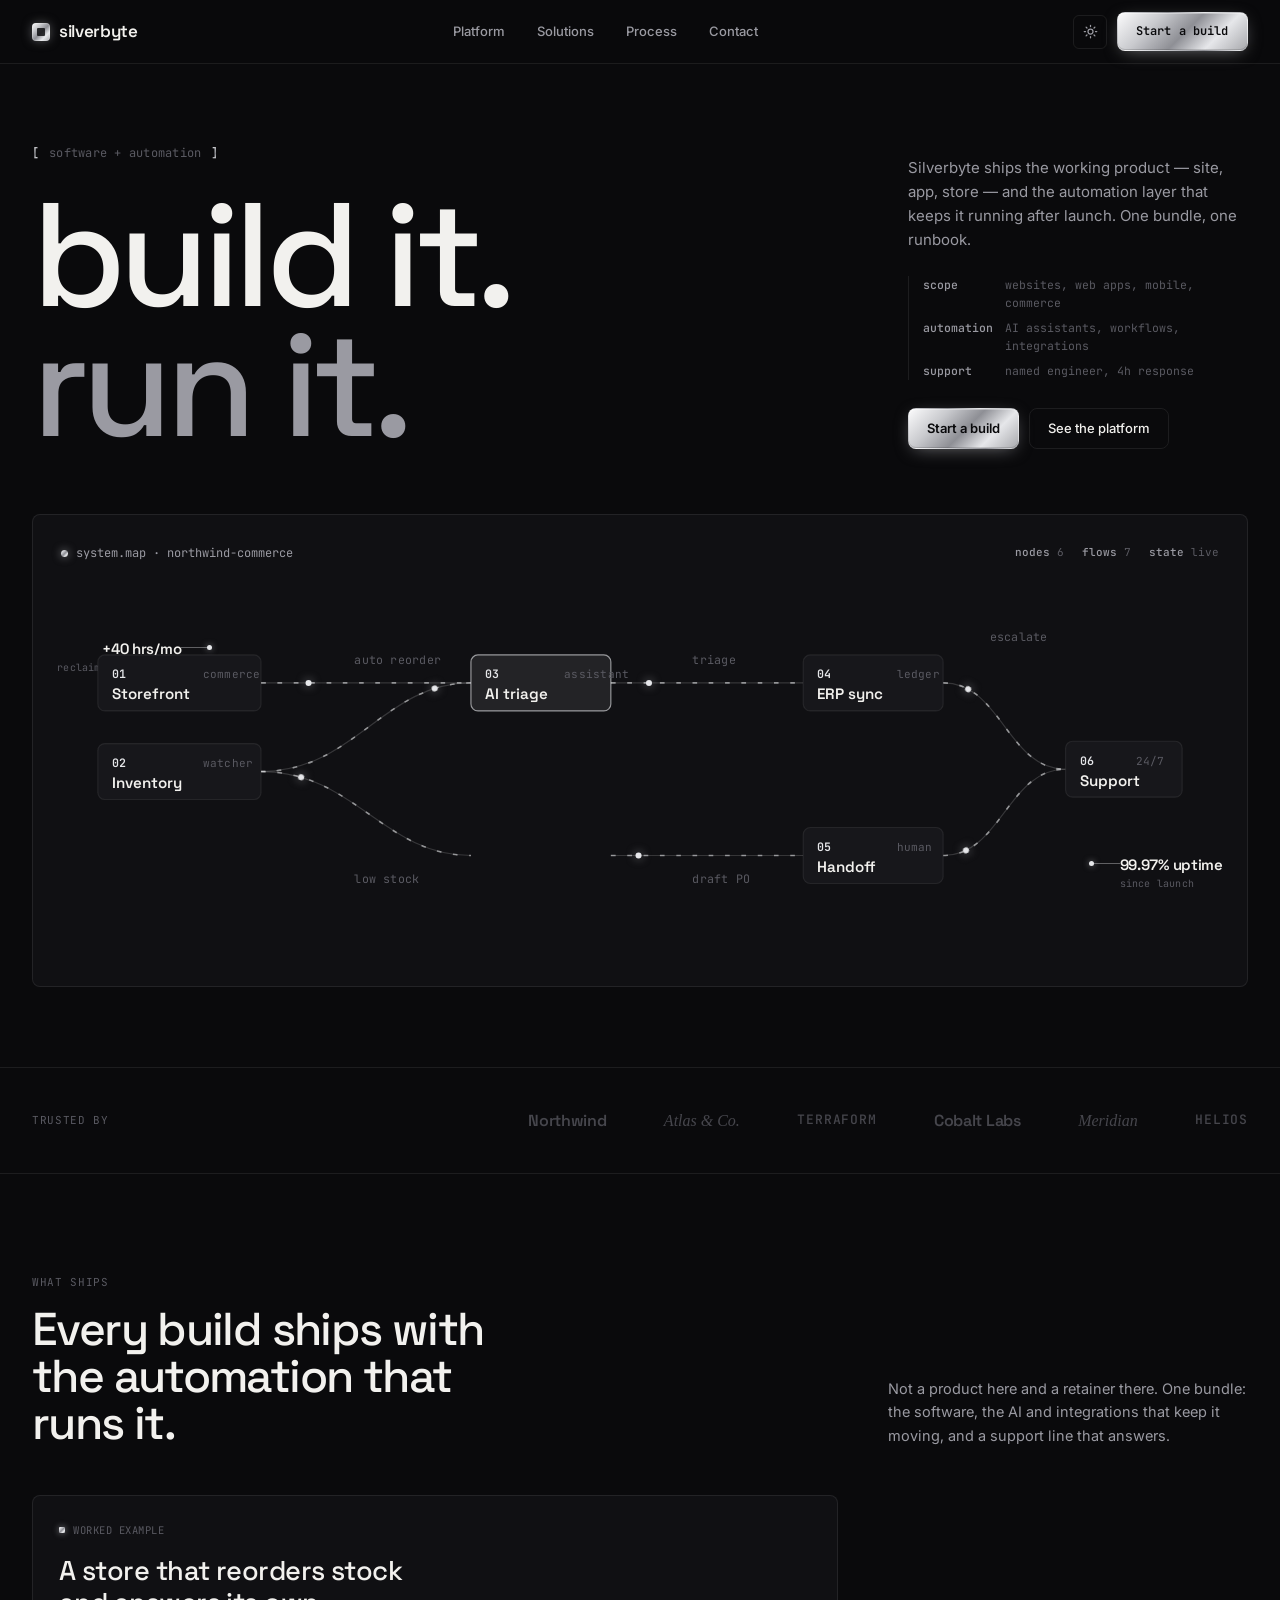
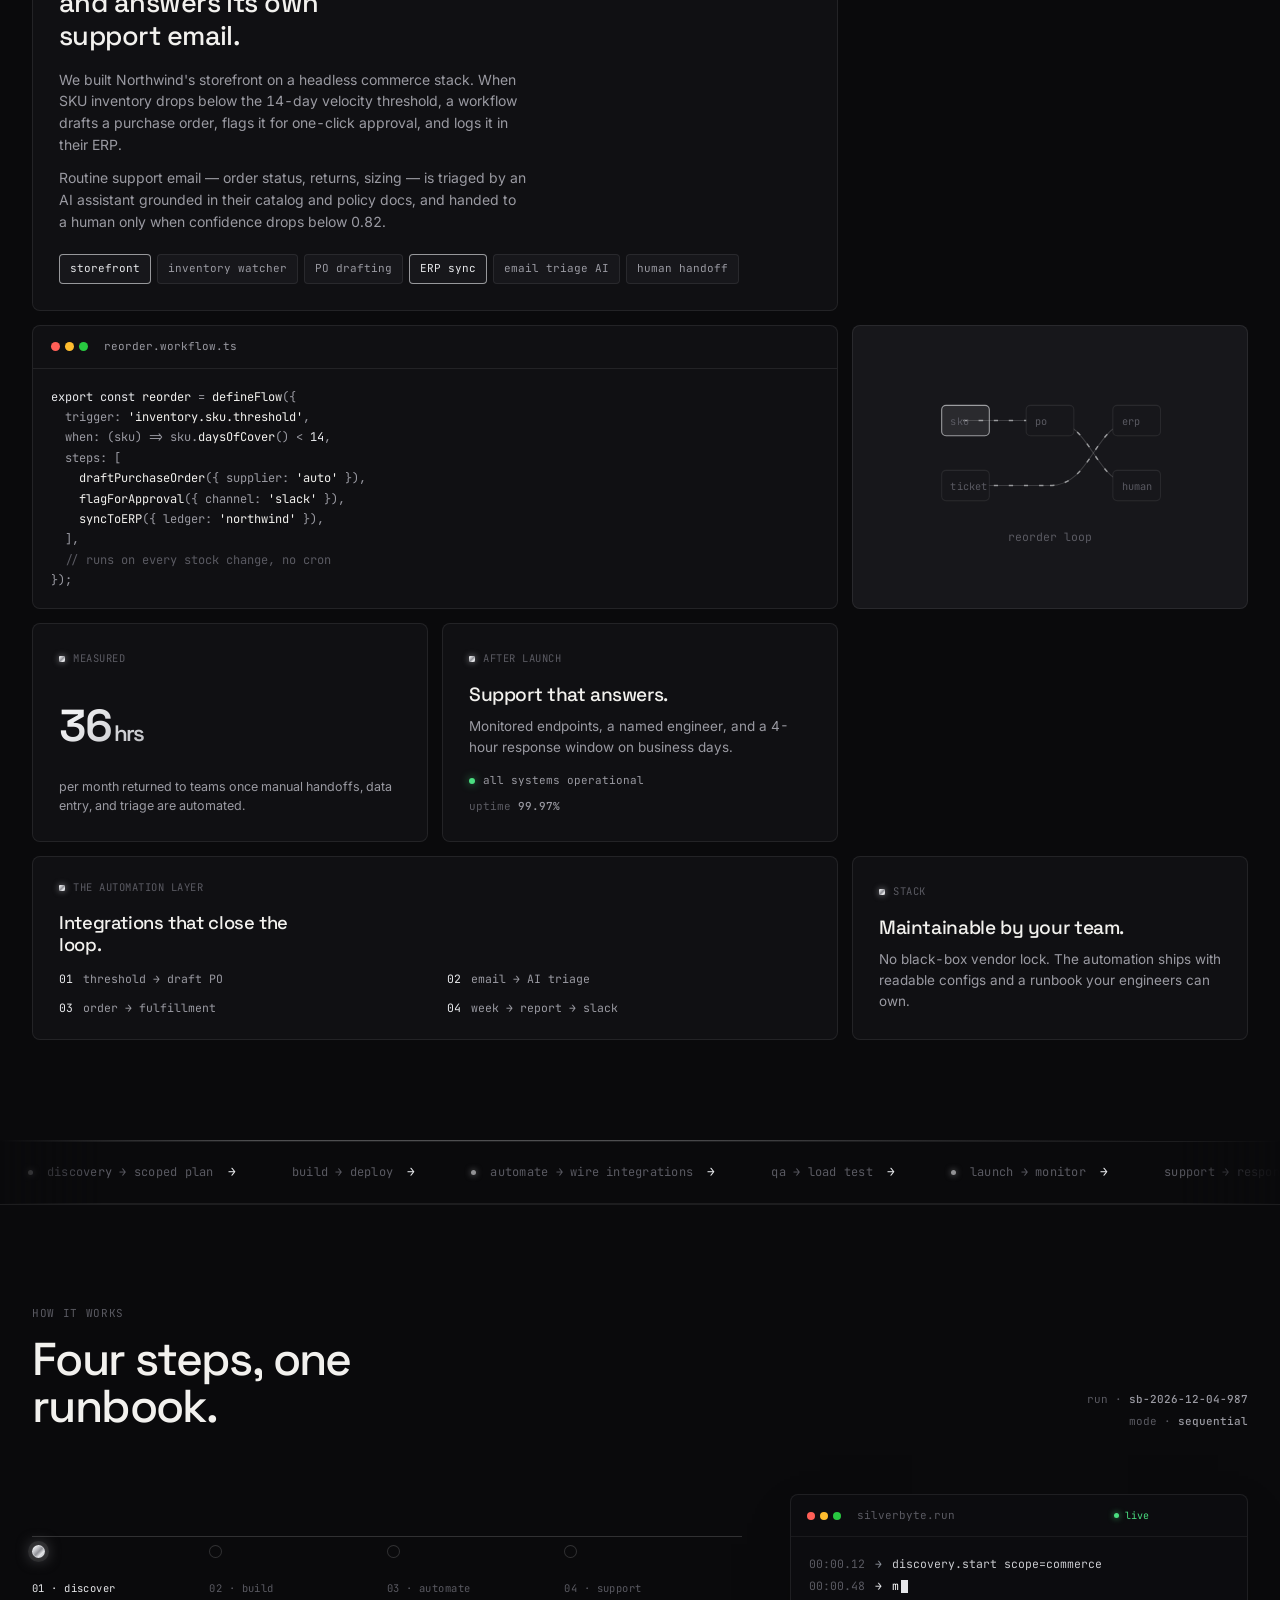
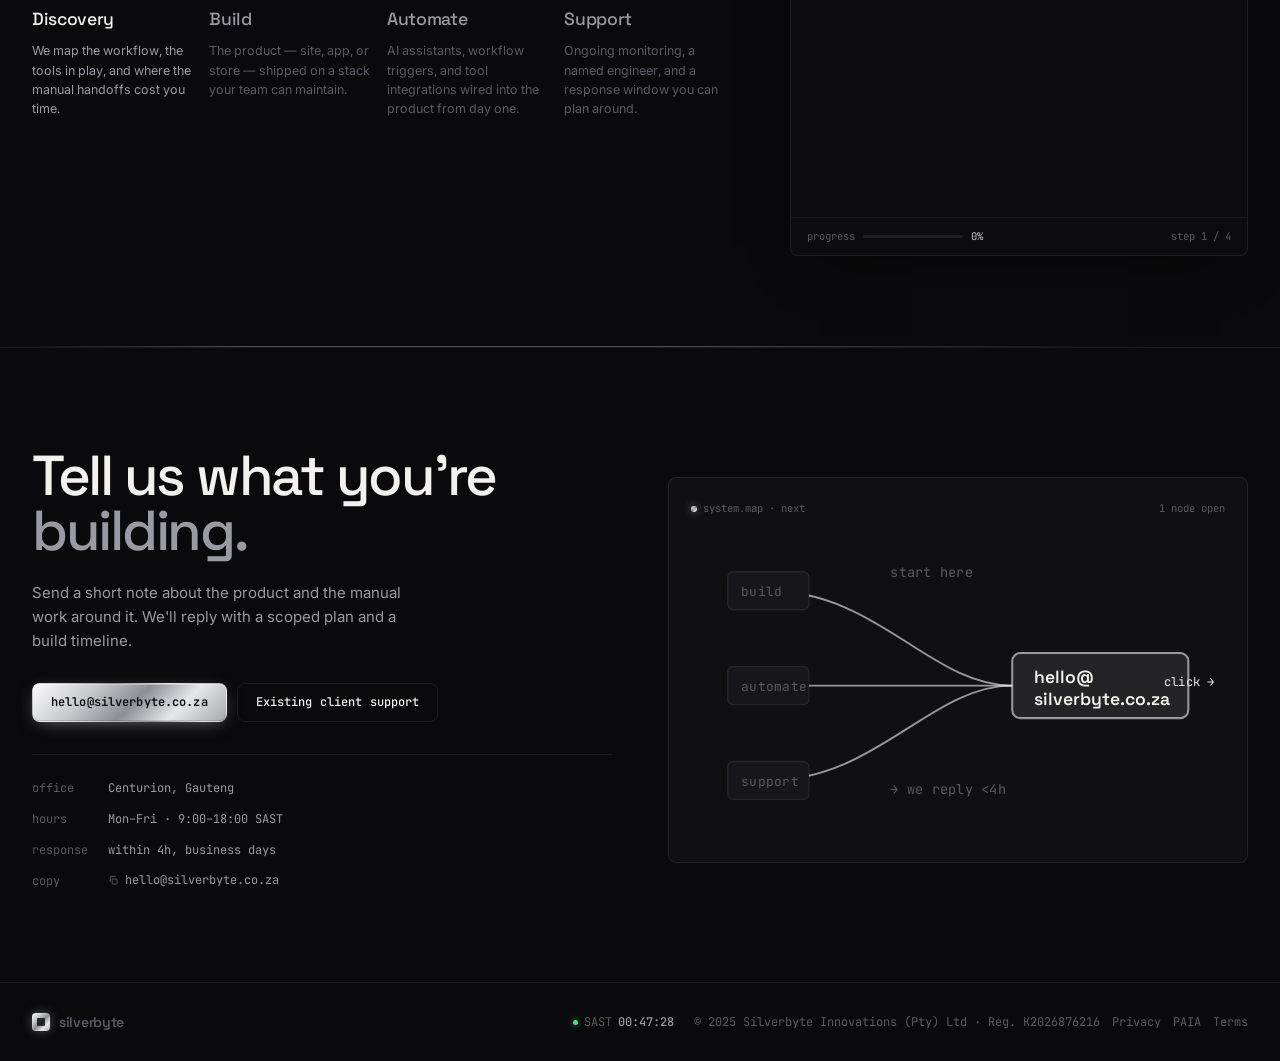
<file: SILVERBYTE2/index.html>
<!-- index.html -->
<!DOCTYPE html>
<html lang="en" data-theme="dark">
<head>
<meta charset="UTF-8">
<meta name="viewport" content="width=device-width, initial-scale=1.0">

<title>Silverbyte Innovations — software and the automation that runs it</title>
<meta name="description" content="Silverbyte builds the product: site, app, store — and the automation layer that keeps it running after launch. AI assistants, workflows, integrations, and ongoing support. Registered in South Africa.">

<link rel="canonical" href="https://silverbyte.co.za/">

<meta property="og:type" content="website">
<meta property="og:site_name" content="Silverbyte Innovations">
<meta property="og:title" content="Silverbyte Innovations: build it. run it.">
<meta property="og:description" content="Software and the automation that runs it. One bundle: the product, the AI and integrations that keep it moving, and a support line that answers.">
<meta property="og:url" content="https://silverbyte.co.za/">
<meta property="og:image" content="https://silverbyte.co.za/og.png">
<meta property="og:image:width" content="1200">
<meta property="og:image:height" content="630">
<meta property="og:image:alt" content="Silverbyte Innovations: a system diagram on near-black with the headline 'build it. run it.'">

<meta name="twitter:card" content="summary_large_image">
<meta name="twitter:title" content="Silverbyte Innovations: build it. run it.">
<meta name="twitter:description" content="Software and the automation that runs it.">
<meta name="twitter:image" content="https://silverbyte.co.za/og.png">

<meta name="theme-color" content="#0A0A0C" media="(prefers-color-scheme: dark)">
<meta name="theme-color" content="#F2F0EA" media="(prefers-color-scheme: light)">

<link rel="icon" href="/favicon.svg" type="image/svg+xml">
<link rel="icon" href="/favicon-32.png" sizes="32x32" type="image/png">
<link rel="apple-touch-icon" href="/apple-touch-icon.png">
<link rel="manifest" href="/site.webmanifest">

<link rel="preconnect" href="https://fonts.googleapis.com">
<link rel="preconnect" href="https://fonts.gstatic.com" crossorigin>
<link href="https://fonts.googleapis.com/css2?family=Space+Grotesk:wght@400;500;600;700&family=Inter:wght@400;500;600&family=JetBrains+Mono:wght@400;500;600&display=swap" rel="stylesheet">

<link rel="stylesheet" href="styles.css">
</head>
<body class="booting">

<div class="boot-caret" id="bootCaret">silverbyte ~ init</div>
<div class="boot-rail" id="bootRail"></div>

<div class="theme-sweep" id="themeSweep" aria-hidden="true"></div>

<!-- NAV -->
<nav class="nav">
  <a href="#" class="wordmark"><span class="mark"></span>silverbyte</a>
  <div class="nav-center" id="navCenter">
    <a href="#platform" data-section="platform">Platform</a>
    <a href="#solutions" data-section="solutions">Solutions</a>
    <a href="#runbook" data-section="runbook">Process</a>
    <a href="#contact" data-section="contact">Contact</a>
    <span class="nav-indicator" id="navIndicator"></span>
  </div>
  <div class="nav-right">
    <button class="theme-toggle" id="themeToggle" aria-label="Toggle theme">
      <svg class="icon-sun" viewBox="0 0 24 24" fill="none" stroke="currentColor" stroke-width="2" stroke-linecap="round"><circle cx="12" cy="12" r="4"/><path d="M12 2v2M12 20v2M4.93 4.93l1.41 1.41M17.66 17.66l1.41 1.41M2 12h2M20 12h2M4.93 19.07l1.41-1.41M17.66 6.34l1.41-1.41"/></svg>
      <svg class="icon-moon" viewBox="0 0 24 24" fill="none" stroke="currentColor" stroke-width="2" stroke-linecap="round" stroke-linejoin="round"><path d="M21 12.79A9 9 0 1 1 11.21 3 7 7 0 0 0 21 12.79z"/></svg>
    </button>
    <a href="#contact" class="btn btn-chrome btn-mono" data-magnetic>Start a build</a>
  </div>
</nav>

<!-- HERO -->
<header class="hero">
  <div class="hero-top">
    <div>
      <div class="hero-kicker boot-fade"><span class="bracket">[</span> software + automation <span class="bracket">]</span></div>
      <h1 class="hero-title">
        <span class="line">build it.</span>
        <span class="line line-dim">run it.</span>
      </h1>
    </div>
    <aside class="hero-side boot-fade">
      <p>Silverbyte ships the working product — site, app, store — and the automation layer that keeps it running after launch. One bundle, one runbook.</p>
      <div class="spec">
        <span><b>scope</b> websites, web apps, mobile, commerce</span>
        <span><b>automation</b> AI assistants, workflows, integrations</span>
        <span><b>support</b> named engineer, 4h response</span>
      </div>
      <div class="hero-actions">
        <a href="mailto:hello@silverbyte.co.za" class="btn btn-chrome" data-magnetic>Start a build</a>
        <a href="#platform" class="btn btn-ghost">See the platform</a>
      </div>
    </aside>
  </div>

  <div class="diagram-wrap">
    <div class="diagram-head">
      <div class="diagram-title"><span class="live"></span>system.map · northwind-commerce <span class="focus-badge" id="focusBadge">focus</span></div>
      <div class="diagram-meta">
        <span><b>nodes</b> 6</span>
        <span><b>flows</b> 7</span>
        <span><b>state</b> live</span>
      </div>
    </div>

    <div class="callout c1">
      <span class="co-num">+40 hrs/mo</span>
      <span class="co-label">reclaimed per client</span>
    </div>
    <div class="callout c2">
      <span class="co-num">99.97% uptime</span>
      <span class="co-label">since launch</span>
    </div>

    <div class="diagram-stage" id="diagramStage" data-hovering="false" data-focused="false">
      <svg class="diagram-svg" viewBox="0 0 1000 340" xmlns="http://www.w3.org/2000/svg" role="img" aria-label="System diagram: storefront, inventory, AI triage, ERP, human handoff, support">
        <path class="dg-line" data-from="store" data-to="inventory" d="M 175 96 C 255 96, 280 96, 355 96" />
        <path class="dg-line" data-from="store" data-to="ai" d="M 175 172 C 255 172, 280 244, 355 244" />
        <path class="dg-line" data-from="inventory" data-to="ai" d="M 175 172 C 255 172, 280 96, 355 96" />
        <path class="dg-line" data-from="ai" data-to="erp" d="M 475 96 C 545 96, 560 96, 640 96" />
        <path class="dg-line" data-from="ai" data-to="handoff" d="M 475 244 C 545 244, 560 244, 640 244" />
        <path class="dg-line" data-from="erp" data-to="support" d="M 760 96 C 810 96, 815 170, 865 170" />
        <path class="dg-line" data-from="handoff" data-to="support" d="M 760 244 C 810 244, 815 170, 865 170" />

        <path class="dg-flow" data-from="store" data-to="inventory" id="flow1" d="M 175 96 C 255 96, 280 96, 355 96" />
        <path class="dg-flow slow" data-from="inventory" data-to="ai" id="flow2" d="M 175 172 C 255 172, 280 244, 355 244" />
        <path class="dg-flow rev" data-from="ai" data-to="inventory" id="flow3" d="M 355 96 C 280 96, 255 172, 175 172" />
        <path class="dg-flow" data-from="ai" data-to="erp" id="flow4" d="M 475 96 C 545 96, 560 96, 640 96" />
        <path class="dg-flow slow rev" data-from="erp" data-to="ai" id="flow5" d="M 475 244 C 545 244, 560 244, 640 244" />
        <path class="dg-flow" data-from="erp" data-to="support" id="flow6" d="M 760 96 C 810 96, 815 170, 865 170" />
        <path class="dg-flow slow" data-from="handoff" data-to="support" id="flow7" d="M 760 244 C 810 244, 815 170, 865 170" />

        <circle class="packet pkt" data-flow="flow1" r="2.6"><animateMotion dur="7s" repeatCount="indefinite" rotate="auto"><mpath href="#flow1"/></animateMotion></circle>
        <circle class="packet pkt" data-flow="flow2" r="2.6"><animateMotion dur="9s" repeatCount="indefinite" rotate="auto"><mpath href="#flow2"/></animateMotion></circle>
        <circle class="packet pkt" data-flow="flow3" r="2.6"><animateMotion dur="10s" repeatCount="indefinite" rotate="auto"><mpath href="#flow3"/></animateMotion></circle>
        <circle class="packet pkt" data-flow="flow4" r="2.6"><animateMotion dur="8s" repeatCount="indefinite" rotate="auto"><mpath href="#flow4"/></animateMotion></circle>
        <circle class="packet pkt" data-flow="flow5" r="2.6"><animateMotion dur="11s" repeatCount="indefinite" rotate="auto"><mpath href="#flow5"/></animateMotion></circle>
        <circle class="packet pkt" data-flow="flow6" r="2.6"><animateMotion dur="9.5s" repeatCount="indefinite" rotate="auto"><mpath href="#flow6"/></animateMotion></circle>
        <circle class="packet pkt" data-flow="flow7" r="2.6"><animateMotion dur="10.5s" repeatCount="indefinite" rotate="auto"><mpath href="#flow7"/></animateMotion></circle>

        <g class="dg-node" data-node="store" tabindex="0" role="button" aria-pressed="false" aria-label="Focus storefront node">
          <rect class="dg-node-rect" x="35" y="72" width="140" height="48" rx="6"/>
          <text class="dg-node-num" x="47" y="92">01</text>
          <text class="dg-node-title" x="47" y="110">Storefront</text>
          <text class="dg-node-sub" x="125" y="92">commerce</text>
        </g>
        <g class="dg-node" data-node="inventory" tabindex="0" role="button" aria-pressed="false" aria-label="Focus inventory node">
          <rect class="dg-node-rect" x="35" y="148" width="140" height="48" rx="6"/>
          <text class="dg-node-num" x="47" y="168">02</text>
          <text class="dg-node-title" x="47" y="186">Inventory</text>
          <text class="dg-node-sub" x="125" y="168">watcher</text>
        </g>
        <g class="dg-node" data-node="ai" tabindex="0" role="button" aria-pressed="false" aria-label="Focus AI triage node">
          <rect class="dg-node-rect hi" x="355" y="72" width="120" height="48" rx="6"/>
          <text class="dg-node-num" x="367" y="92">03</text>
          <text class="dg-node-title" x="367" y="110">AI triage</text>
          <text class="dg-node-sub" x="435" y="92">assistant</text>
        </g>
        <g class="dg-node" data-node="erp" tabindex="0" role="button" aria-pressed="false" aria-label="Focus ERP node">
          <rect class="dg-node-rect" x="640" y="72" width="120" height="48" rx="6"/>
          <text class="dg-node-num" x="652" y="92">04</text>
          <text class="dg-node-title" x="652" y="110">ERP sync</text>
          <text class="dg-node-sub" x="720" y="92">ledger</text>
        </g>
        <g class="dg-node" data-node="handoff" tabindex="0" role="button" aria-pressed="false" aria-label="Focus human handoff node">
          <rect class="dg-node-rect" x="640" y="220" width="120" height="48" rx="6"/>
          <text class="dg-node-num" x="652" y="240">05</text>
          <text class="dg-node-title" x="652" y="258">Handoff</text>
          <text class="dg-node-sub" x="720" y="240">human</text>
        </g>
        <g class="dg-node" data-node="support" tabindex="0" role="button" aria-pressed="false" aria-label="Focus support node">
          <rect class="dg-node-rect" x="865" y="146" width="100" height="48" rx="6"/>
          <text class="dg-node-num" x="877" y="166">06</text>
          <text class="dg-node-title" x="877" y="184">Support</text>
          <text class="dg-node-sub" x="925" y="166">24/7</text>
        </g>

        <text class="dg-label" x="255" y="80">auto reorder</text>
        <text class="dg-label" x="255" y="268">low stock</text>
        <text class="dg-label" x="545" y="80">triage</text>
        <text class="dg-label" x="545" y="268">draft PO</text>
        <text class="dg-label" x="800" y="60">escalate</text>
      </svg>
    </div>
  </div>
</header>

<!-- LOGO STRIP -->
<section class="logos" id="company">
  <div class="logos-inner">
    <span class="logos-label">Trusted by</span>
    <div class="logo-row">
      <span class="logo-mark">Northwind</span>
      <span class="logo-mark serif">Atlas &amp; Co.</span>
      <span class="logo-mark mono">TERRAFORM</span>
      <span class="logo-mark">Cobalt Labs</span>
      <span class="logo-mark serif">Meridian</span>
      <span class="logo-mark mono">HELIOS</span>
    </div>
  </div>
</section>

<!-- BENTO / PLATFORM -->
<section class="section" id="platform">
  <div class="section-head reveal">
    <div>
      <span class="section-kicker">What ships</span>
      <h2 class="section-title">Every build ships with the automation that runs it.</h2>
    </div>
    <p class="section-desc">Not a product here and a retainer there. One bundle: the software, the AI and integrations that keep it moving, and a support line that answers.</p>
  </div>

  <div class="bento" id="solutions">
    <div class="tile tile-wide reveal">
      <div class="tile-label"><span class="dot"></span>Worked example</div>
      <h3>A store that reorders stock and answers its own support email.</h3>
      <p>We built Northwind's storefront on a headless commerce stack. When SKU inventory drops below the 14-day velocity threshold, a workflow drafts a purchase order, flags it for one-click approval, and logs it in their ERP.</p>
      <p>Routine support email — order status, returns, sizing — is triaged by an AI assistant grounded in their catalog and policy docs, and handed to a human only when confidence drops below 0.82.</p>
      <div class="flow-chips">
        <span class="chip chrome">storefront</span>
        <span class="chip">inventory watcher</span>
        <span class="chip">PO drafting</span>
        <span class="chip chrome">ERP sync</span>
        <span class="chip">email triage AI</span>
        <span class="chip">human handoff</span>
      </div>
    </div>

    <div class="tile tile-code reveal">
      <div class="code-head">
        <span class="dots"><i></i><i></i><i></i></span>
        <span class="file">reorder.workflow.ts</span>
      </div>
      <div class="code-body">
        <span class="ln"><span class="kw">export</span> <span class="kw">const</span> <span class="fn">reorder</span> = <span class="fn">defineFlow</span>({</span>
        <span class="ln">  trigger: <span class="str">'inventory.sku.threshold'</span>,</span>
        <span class="ln">  when: (sku) =&gt; sku.<span class="fn">daysOfCover</span>() &lt; <span class="num">14</span>,</span>
        <span class="ln">  steps: [</span>
        <span class="ln">    <span class="fn">draftPurchaseOrder</span>({ supplier: <span class="str">'auto'</span> }),</span>
        <span class="ln">    <span class="fn">flagForApproval</span>({ channel: <span class="str">'slack'</span> }),</span>
        <span class="ln">    <span class="fn">syncToERP</span>({ ledger: <span class="str">'northwind'</span> }),</span>
        <span class="ln">  ],</span>
        <span class="ln">  <span class="cm">// runs on every stock change, no cron</span></span>
        <span class="ln">});</span>
      </div>
    </div>

    <div class="tile tile-mini-diagram reveal">
      <svg class="mini-svg" viewBox="0 0 240 120" xmlns="http://www.w3.org/2000/svg" aria-hidden="true">
        <path class="dg-line" d="M 40 30 C 80 30, 80 30, 120 30"/>
        <path class="dg-line" d="M 120 30 C 160 30, 160 90, 200 90"/>
        <path class="dg-line" d="M 40 90 C 80 90, 80 90, 120 90"/>
        <path class="dg-line" d="M 120 90 C 160 90, 160 30, 200 30"/>
        <path class="dg-flow" d="M 40 30 C 80 30, 80 30, 120 30"/>
        <path class="dg-flow slow rev" d="M 120 30 C 160 30, 160 90, 200 90"/>
        <path class="dg-flow rev" d="M 40 90 C 80 90, 80 90, 120 90"/>
        <path class="dg-flow slow" d="M 120 90 C 160 90, 160 30, 200 30"/>
        <rect class="dg-node-rect hi" x="20" y="16" width="44" height="28" rx="4"/>
        <rect class="dg-node-rect" x="98" y="16" width="44" height="28" rx="4"/>
        <rect class="dg-node-rect" x="20" y="76" width="44" height="28" rx="4"/>
        <rect class="dg-node-rect" x="178" y="16" width="44" height="28" rx="4"/>
        <rect class="dg-node-rect" x="178" y="76" width="44" height="28" rx="4"/>
        <text class="dg-node-sub" x="28" y="34">sku</text>
        <text class="dg-node-sub" x="106" y="34">po</text>
        <text class="dg-node-sub" x="28" y="94">ticket</text>
        <text class="dg-node-sub" x="186" y="34">erp</text>
        <text class="dg-node-sub" x="186" y="94">human</text>
      </svg>
      <p>reorder loop</p>
    </div>

    <div class="tile tile-stat reveal">
      <div class="tile-label"><span class="dot"></span>Measured</div>
      <div class="big"><span data-count="40">0</span><span class="unit"> hrs</span></div>
      <p>per month returned to teams once manual handoffs, data entry, and triage are automated.</p>
    </div>

    <div class="tile tile-status reveal">
      <div class="tile-label"><span class="dot"></span>After launch</div>
      <h3>Support that answers.</h3>
      <p>Monitored endpoints, a named engineer, and a 4-hour response window on business days.</p>
      <div class="status-line"><span class="live"></span>all systems operational</div>
      <div class="ticker">uptime <b id="uptimeTicker">99.97%</b></div>
    </div>

    <div class="tile tile-wide reveal" style="grid-row: span 1; padding: 22px 26px;">
      <div class="tile-label"><span class="dot"></span>The automation layer</div>
      <h3 style="font-size:1.15rem; margin-bottom: 14px;">Integrations that close the loop.</h3>
      <div style="display:grid; grid-template-columns: 1fr 1fr; gap: 10px 24px; font-family: var(--mono); font-size: 11.5px; color: var(--text-dim);">
        <div style="display:flex; gap:10px;"><span style="color:var(--accent-text);">01</span><span>threshold → draft PO</span></div>
        <div style="display:flex; gap:10px;"><span style="color:var(--accent-text);">02</span><span>email → AI triage</span></div>
        <div style="display:flex; gap:10px;"><span style="color:var(--accent-text);">03</span><span>order → fulfillment</span></div>
        <div style="display:flex; gap:10px;"><span style="color:var(--accent-text);">04</span><span>week → report → slack</span></div>
      </div>
    </div>

    <div class="tile reveal">
      <div class="tile-label"><span class="dot"></span>Stack</div>
      <h3>Maintainable by your team.</h3>
      <p>No black-box vendor lock. The automation ships with readable configs and a runbook your engineers can own.</p>
    </div>
  </div>
</section>

<div class="hairline-chrome"></div>

<!-- BRIDGE STRIP -->
<div class="bridge reveal slide-left" aria-hidden="true">
  <div class="bridge-track" id="bridgeTrack">
    <span class="bridge-item"><span class="b-dot"></span>discovery → scoped plan <span class="arrow">→</span></span>
    <span class="bridge-item">build → deploy <span class="arrow">→</span></span>
    <span class="bridge-item"><span class="b-dot"></span>automate → wire integrations <span class="arrow">→</span></span>
    <span class="bridge-item">qa → load test <span class="arrow">→</span></span>
    <span class="bridge-item"><span class="b-dot"></span>launch → monitor <span class="arrow">→</span></span>
    <span class="bridge-item">support → respond &lt;4h <span class="arrow">→</span></span>
    <span class="bridge-item"><span class="b-dot"></span>iterate → ship again <span class="arrow">→</span></span>
  </div>
</div>

<!-- RUNBOOK -->
<section class="runbook" id="runbook">
  <div class="runbook-inner">
    <div class="runbook-head reveal">
      <div>
        <span class="section-kicker">How it works</span>
        <h2>Four steps, one runbook.</h2>
      </div>
      <div class="rh-meta">
        <span>run · <b id="runId">sb-2025-04-17</b></span>
        <span>mode · <b>sequential</b></span>
      </div>
    </div>

    <div class="timeline">
      <div class="rail-wrap reveal">
        <div class="rail"><div class="rail-fill" id="railFill"></div></div>
        <div class="rail-nodes" id="railNodes">
          <div class="rnode" data-step="0">
            <div class="rnode-dot"></div>
            <div class="rnode-num">01 · discover</div>
            <h4>Discovery</h4>
            <p>We map the workflow, the tools in play, and where the manual handoffs cost you time.</p>
          </div>
          <div class="rnode" data-step="1">
            <div class="rnode-dot"></div>
            <div class="rnode-num">02 · build</div>
            <h4>Build</h4>
            <p>The product — site, app, or store — shipped on a stack your team can maintain.</p>
          </div>
          <div class="rnode" data-step="2">
            <div class="rnode-dot"></div>
            <div class="rnode-num">03 · automate</div>
            <h4>Automate</h4>
            <p>AI assistants, workflow triggers, and tool integrations wired into the product from day one.</p>
          </div>
          <div class="rnode" data-step="3">
            <div class="rnode-dot"></div>
            <div class="rnode-num">04 · support</div>
            <h4>Support</h4>
            <p>Ongoing monitoring, a named engineer, and a response window you can plan around.</p>
          </div>
        </div>
      </div>

      <div class="run-terminal reveal terminal-boot" id="runTerminal">
        <div class="term-head">
          <span class="dots"><i></i><i></i><i></i></span>
          <span class="file">silverbyte.run</span>
          <span class="term-live"><span class="dot"></span>live</span>
          <button class="term-rerun" id="termRerun" type="button" aria-label="Re-run the sequence">
            <span class="rr-icon">↻</span> re-run
          </button>
        </div>
        <div class="term-body" id="termBody"></div>
        <div class="term-status">
          <span class="progress">
            <span>progress</span>
            <span class="bar"><i id="progressBar"></i></span>
            <span class="pct" id="progressPct">0%</span>
          </span>
          <span id="termStatusLabel">awaiting scroll</span>
        </div>
      </div>
    </div>
  </div>
</section>

<div class="hairline-chrome"></div>

<!-- CTA -->
<section class="cta" id="contact">
  <div class="cta-inner">
    <div class="cta-left reveal">
      <h2>Tell us what you're <span class="dim">building.</span></h2>
      <p>Send a short note about the product and the manual work around it. We'll reply with a scoped plan and a build timeline.</p>
      <div class="cta-actions">
        <a href="mailto:hello@silverbyte.co.za" class="btn btn-chrome btn-mono" data-magnetic>hello@silverbyte.co.za</a>
        <a href="mailto:hello@silverbyte.co.za?subject=Support%20request" class="btn btn-ghost btn-mono">Existing client support</a>
      </div>
      <div class="cta-meta">
        <div class="row"><span class="k">office</span><span class="v">Centurion, Gauteng</span></div>
        <div class="row"><span class="k">hours</span><span class="v">Mon–Fri · 9:00–18:00 SAST</span></div>
        <div class="row"><span class="k">response</span><span class="v">within 4h, business days</span></div>
        <div class="row">
          <span class="k">copy</span>
          <span class="v">
            <button class="copy-email" id="copyEmail" type="button" data-email="hello@silverbyte.co.za" aria-label="Copy email address to clipboard">
              <svg class="copy-icon" viewBox="0 0 24 24"><rect x="9" y="9" width="11" height="11" rx="2"/><path d="M5 15V5a2 2 0 0 1 2-2h10"/></svg>
              hello@silverbyte.co.za
              <span class="copy-feedback">copied ✓</span>
            </button>
          </span>
        </div>
      </div>
    </div>

    <div class="cta-diagram reveal" id="ctaDiagram" aria-hidden="true">
      <div class="cta-diagram-head">
        <span><span class="live"></span>system.map · next</span>
        <span>1 node open</span>
      </div>
      <svg viewBox="0 0 400 240" xmlns="http://www.w3.org/2000/svg">
        <path class="dg-line" d="M 60 50 C 140 50, 180 120, 240 120" />
        <path class="dg-line" d="M 60 120 C 140 120, 180 120, 240 120" />
        <path class="dg-line" d="M 60 190 C 140 190, 180 120, 240 120" />
        <path class="dg-flow" d="M 60 50 C 140 50, 180 120, 240 120" />
        <path class="dg-flow slow rev" d="M 60 120 C 140 120, 180 120, 240 120" />
        <path class="dg-flow" d="M 60 190 C 140 190, 180 120, 240 120" />

        <g>
          <rect class="dg-node-rect" x="30" y="36" width="60" height="28" rx="4"/>
          <text class="dg-node-sub" x="40" y="54">build</text>
        </g>
        <g>
          <rect class="dg-node-rect" x="30" y="106" width="60" height="28" rx="4"/>
          <text class="dg-node-sub" x="40" y="124">automate</text>
        </g>
        <g>
          <rect class="dg-node-rect" x="30" y="176" width="60" height="28" rx="4"/>
          <text class="dg-node-sub" x="40" y="194">support</text>
        </g>

        <a href="mailto:hello@silverbyte.co.za" class="cta-contact-node">
          <rect class="cta-node-rect" x="240" y="96" width="130" height="48" rx="6"/>
          <text class="cta-node-title" x="256" y="118">hello@</text>
          <text class="cta-node-title" x="256" y="134">silverbyte.co.za</text>
          <text class="cta-node-hint" x="352" y="120">click →</text>
        </a>

        <text class="dg-label" x="150" y="40">start here</text>
        <text class="dg-label" x="150" y="200">→ we reply &lt;4h</text>
      </svg>
    </div>
  </div>
</section>

<!-- FOOTER -->
<footer>
  <div class="footer-inner">
    <a href="/" class="wordmark" style="font-size:14px;"><span class="mark"></span>silverbyte</a>
    <div class="footer-right">
      <span class="footer-clock"><span class="clock-dot"></span>SAST <b id="footerClock">--:--:--</b></span>
      <span class="footer-legal">
  © 2025 Silverbyte Innovations (Pty) Ltd · Reg. K2026876216
  <a href="/privacy.html">Privacy</a>
  <a href="/paia.html">PAIA</a>
  <a href="/terms.html">Terms</a>
</span>
    </div>
  </div>
</footer>

<script src="script.js"></script>

</body>
</html>
</file>
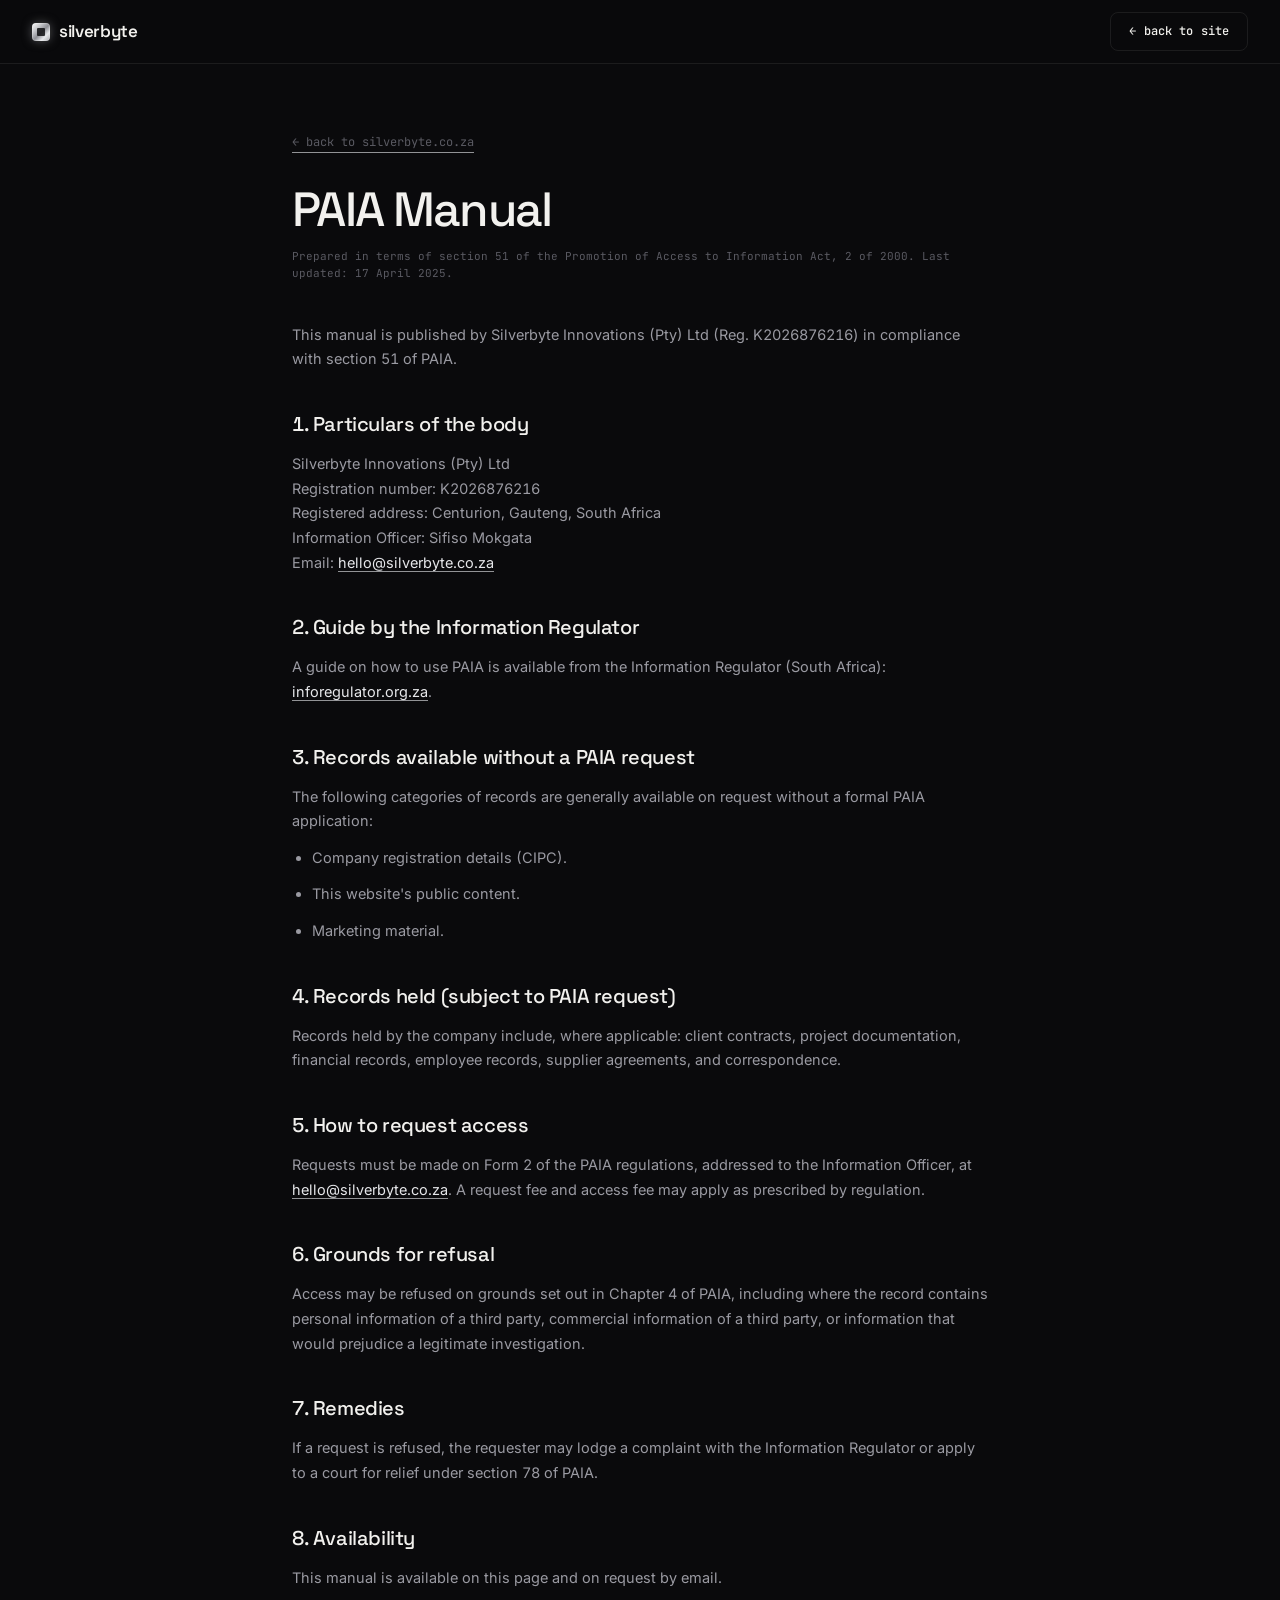
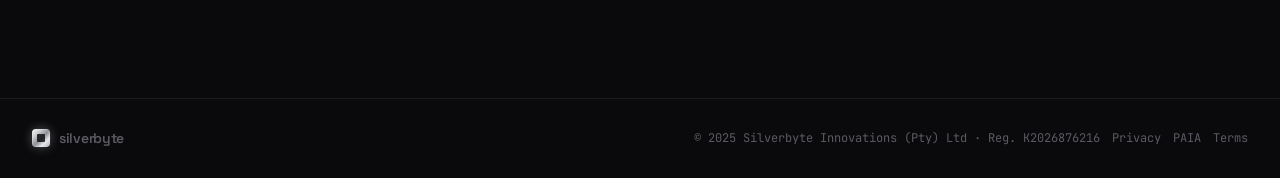
<file: SILVERBYTE2/paia.html>
<!DOCTYPE html>
<html lang="en" data-theme="dark">
<head>
<meta charset="UTF-8">
<meta name="viewport" content="width=device-width, initial-scale=1.0">
<title>PAIA Manual — Silverbyte Innovations</title>
<meta name="description" content="Manual prepared in terms of section 51 of the Promotion of Access to Information Act, 2 of 2000.">
<link rel="canonical" href="https://silverbyte.co.za/paia.html">
<link rel="icon" href="/favicon.svg" type="image/svg+xml">
<link rel="preconnect" href="https://fonts.googleapis.com">
<link rel="preconnect" href="https://fonts.gstatic.com" crossorigin>
<link href="https://fonts.googleapis.com/css2?family=Space+Grotesk:wght@400;500;600&family=Inter:wght@400;500&family=JetBrains+Mono:wght@400;500&display=swap" rel="stylesheet">
<link rel="stylesheet" href="styles.css">
</head>
<body class="booted">
<nav class="nav">
  <a href="/" class="wordmark"><span class="mark"></span>silverbyte</a>
  <div class="nav-right">
    <a href="/" class="btn btn-ghost btn-mono">← back to site</a>
  </div>
</nav>

<main class="legal-page">
  <a href="/" class="back">← back to silverbyte.co.za</a>
  <h1>PAIA Manual</h1>
  <span class="updated">Prepared in terms of section 51 of the Promotion of Access to Information Act, 2 of 2000. Last updated: 17 April 2025.</span>

  <p>This manual is published by Silverbyte Innovations (Pty) Ltd (Reg. K2026876216) in compliance with section 51 of PAIA.</p>

  <h2>1. Particulars of the body</h2>
  <p>Silverbyte Innovations (Pty) Ltd<br>
  Registration number: K2026876216<br>
  Registered address: Centurion, Gauteng, South Africa<br>
  Information Officer: Sifiso Mokgata<br>
  Email: <a href="mailto:hello@silverbyte.co.za">hello@silverbyte.co.za</a></p>

  <h2>2. Guide by the Information Regulator</h2>
  <p>A guide on how to use PAIA is available from the Information Regulator (South Africa): <a href="https://inforegulator.org.za" target="_blank" rel="noopener">inforegulator.org.za</a>.</p>

  <h2>3. Records available without a PAIA request</h2>
  <p>The following categories of records are generally available on request without a formal PAIA application:</p>
  <ul>
    <li>Company registration details (CIPC).</li>
    <li>This website's public content.</li>
    <li>Marketing material.</li>
  </ul>

  <h2>4. Records held (subject to PAIA request)</h2>
  <p>Records held by the company include, where applicable: client contracts, project documentation, financial records, employee records, supplier agreements, and correspondence.</p>

  <h2>5. How to request access</h2>
  <p>Requests must be made on Form 2 of the PAIA regulations, addressed to the Information Officer, at <a href="mailto:hello@silverbyte.co.za">hello@silverbyte.co.za</a>. A request fee and access fee may apply as prescribed by regulation.</p>

  <h2>6. Grounds for refusal</h2>
  <p>Access may be refused on grounds set out in Chapter 4 of PAIA, including where the record contains personal information of a third party, commercial information of a third party, or information that would prejudice a legitimate investigation.</p>

  <h2>7. Remedies</h2>
  <p>If a request is refused, the requester may lodge a complaint with the Information Regulator or apply to a court for relief under section 78 of PAIA.</p>

  <h2>8. Availability</h2>
  <p>This manual is available on this page and on request by email.</p>
</main>

<footer>
  <div class="footer-inner">
    <a href="/" class="wordmark" style="font-size:14px;"><span class="mark"></span>silverbyte</a>
    <div class="footer-right">
      <span class="footer-legal">
        © 2025 Silverbyte Innovations (Pty) Ltd · Reg. K2026876216
        <a href="/privacy.html">Privacy</a>
        <a href="/paia.html">PAIA</a>
        <a href="/terms.html">Terms</a>
      </span>
    </div>
  </div>
</footer>
</body>
</html>
</file>
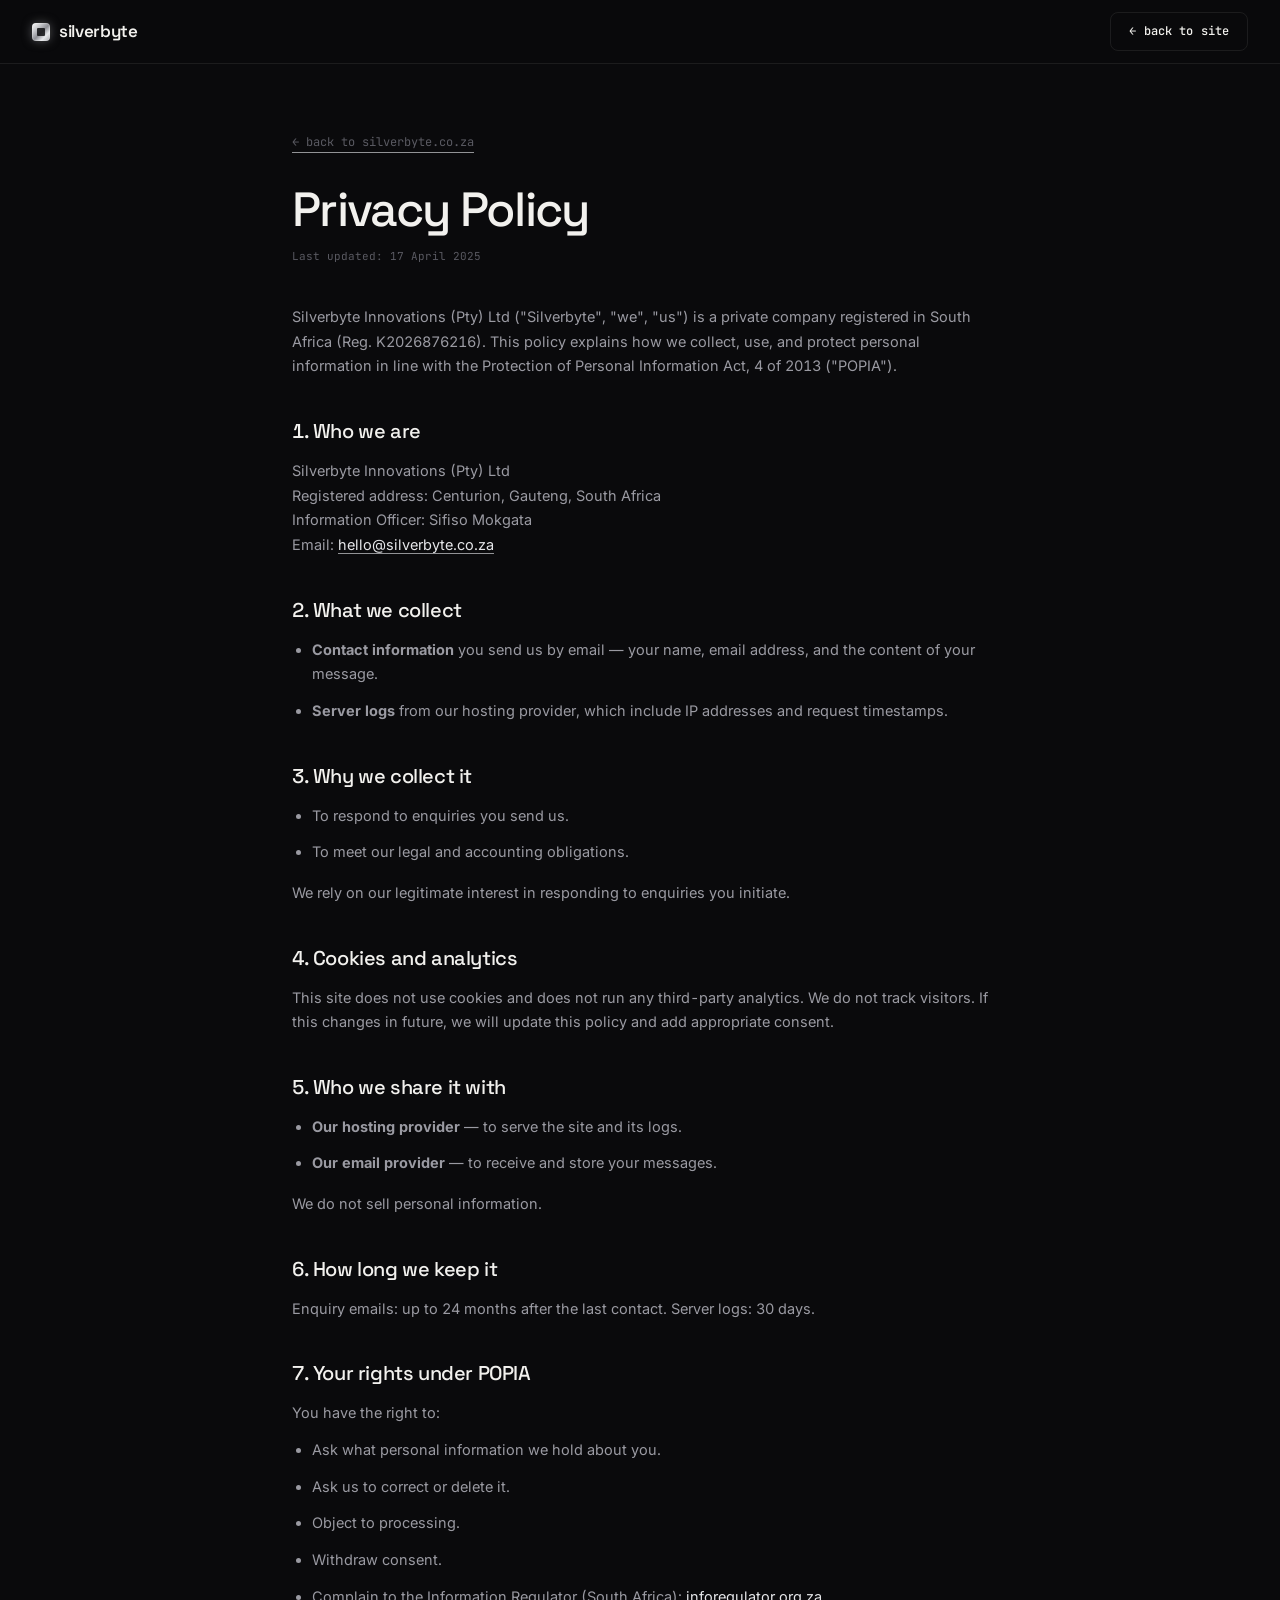
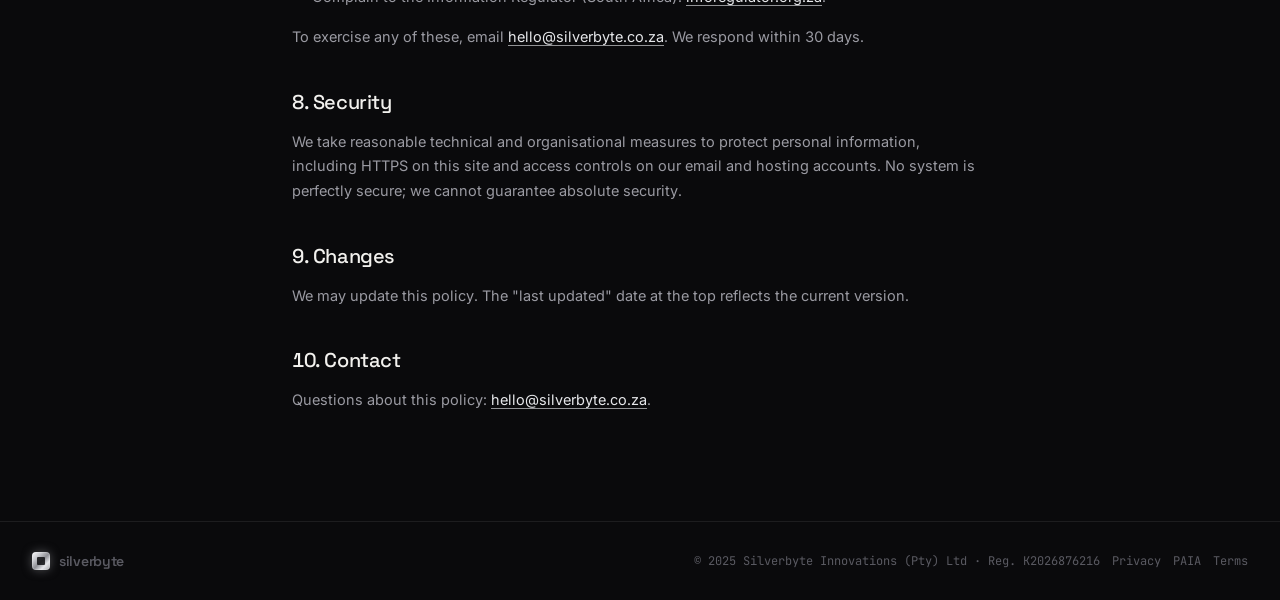
<file: SILVERBYTE2/privacy.html>
<!-- privacy.html -->
<!DOCTYPE html>
<html lang="en" data-theme="dark">
<head>
<meta charset="UTF-8">
<meta name="viewport" content="width=device-width, initial-scale=1.0">
<title>Privacy Policy — Silverbyte Innovations</title>
<meta name="description" content="How Silverbyte Innovations (Pty) Ltd collects, uses, and protects personal information under POPIA.">
<link rel="canonical" href="https://silverbyte.co.za/privacy">
<link rel="icon" href="/favicon.svg" type="image/svg+xml">
<link rel="preconnect" href="https://fonts.googleapis.com">
<link rel="preconnect" href="https://fonts.gstatic.com" crossorigin>
<link href="https://fonts.googleapis.com/css2?family=Space+Grotesk:wght@400;500;600&family=Inter:wght@400;500&family=JetBrains+Mono:wght@400;500&display=swap" rel="stylesheet">
<link rel="stylesheet" href="styles.css">
<link rel="canonical" href="https://silverbyte.co.za/privacy.html">
</head>
<body class="booted">
<nav class="nav">
  <a href="/" class="wordmark"><span class="mark"></span>silverbyte</a>
  <div class="nav-right">
    <a href="/" class="btn btn-ghost btn-mono">← back to site</a>
  </div>
</nav>

<main class="legal-page">
  <a href="/" class="back">← back to silverbyte.co.za</a>
  <h1>Privacy Policy</h1>
  <span class="updated">Last updated: 17 April 2025</span>

  <p>Silverbyte Innovations (Pty) Ltd ("Silverbyte", "we", "us") is a private company registered in South Africa (Reg. K2026876216). This policy explains how we collect, use, and protect personal information in line with the Protection of Personal Information Act, 4 of 2013 ("POPIA").</p>

  <h2>1. Who we are</h2>
  <p>Silverbyte Innovations (Pty) Ltd<br>
  Registered address: Centurion, Gauteng, South Africa<br>
  Information Officer: Sifiso Mokgata<br>
  Email: <a href="mailto:hello@silverbyte.co.za">hello@silverbyte.co.za</a></p>

  <h2>2. What we collect</h2>
  <ul>
    <li><strong>Contact information</strong> you send us by email — your name, email address, and the content of your message.</li>
    <li><strong>Server logs</strong> from our hosting provider, which include IP addresses and request timestamps.</li>
  </ul>

  <h2>3. Why we collect it</h2>
  <ul>
    <li>To respond to enquiries you send us.</li>
    <li>To meet our legal and accounting obligations.</li>
  </ul>
  <p>We rely on our legitimate interest in responding to enquiries you initiate.</p>

  <h2>4. Cookies and analytics</h2>
  <p>This site does not use cookies and does not run any third-party analytics. We do not track visitors. If this changes in future, we will update this policy and add appropriate consent.</p>

  <h2>5. Who we share it with</h2>
  <ul>
    <li><strong>Our hosting provider</strong> — to serve the site and its logs.</li>
    <li><strong>Our email provider</strong> — to receive and store your messages.</li>
  </ul>
  <p>We do not sell personal information.</p>

  <h2>6. How long we keep it</h2>
  <p>Enquiry emails: up to 24 months after the last contact. Server logs: 30 days.</p>

  <h2>7. Your rights under POPIA</h2>
  <p>You have the right to:</p>
  <ul>
    <li>Ask what personal information we hold about you.</li>
    <li>Ask us to correct or delete it.</li>
    <li>Object to processing.</li>
    <li>Withdraw consent.</li>
    <li>Complain to the Information Regulator (South Africa): <a href="https://inforegulator.org.za" target="_blank" rel="noopener">inforegulator.org.za</a>.</li>
  </ul>
  <p>To exercise any of these, email <a href="mailto:hello@silverbyte.co.za">hello@silverbyte.co.za</a>. We respond within 30 days.</p>

  <h2>8. Security</h2>
  <p>We take reasonable technical and organisational measures to protect personal information, including HTTPS on this site and access controls on our email and hosting accounts. No system is perfectly secure; we cannot guarantee absolute security.</p>

  <h2>9. Changes</h2>
  <p>We may update this policy. The "last updated" date at the top reflects the current version.</p>

  <h2>10. Contact</h2>
  <p>Questions about this policy: <a href="mailto:hello@silverbyte.co.za">hello@silverbyte.co.za</a>.</p>
</main>

<footer>
  <div class="footer-inner">
    <a href="/" class="wordmark" style="font-size:14px;"><span class="mark"></span>silverbyte</a>
    <div class="footer-right">
      <span class="footer-legal">
        © 2025 Silverbyte Innovations (Pty) Ltd · Reg. K2026876216
        <a href="/privacy">Privacy</a>
        <a href="/paia">PAIA</a>
        <a href="/terms">Terms</a>
      </span>
    </div>
  </div>
</footer>
</body>
</html>
</file>
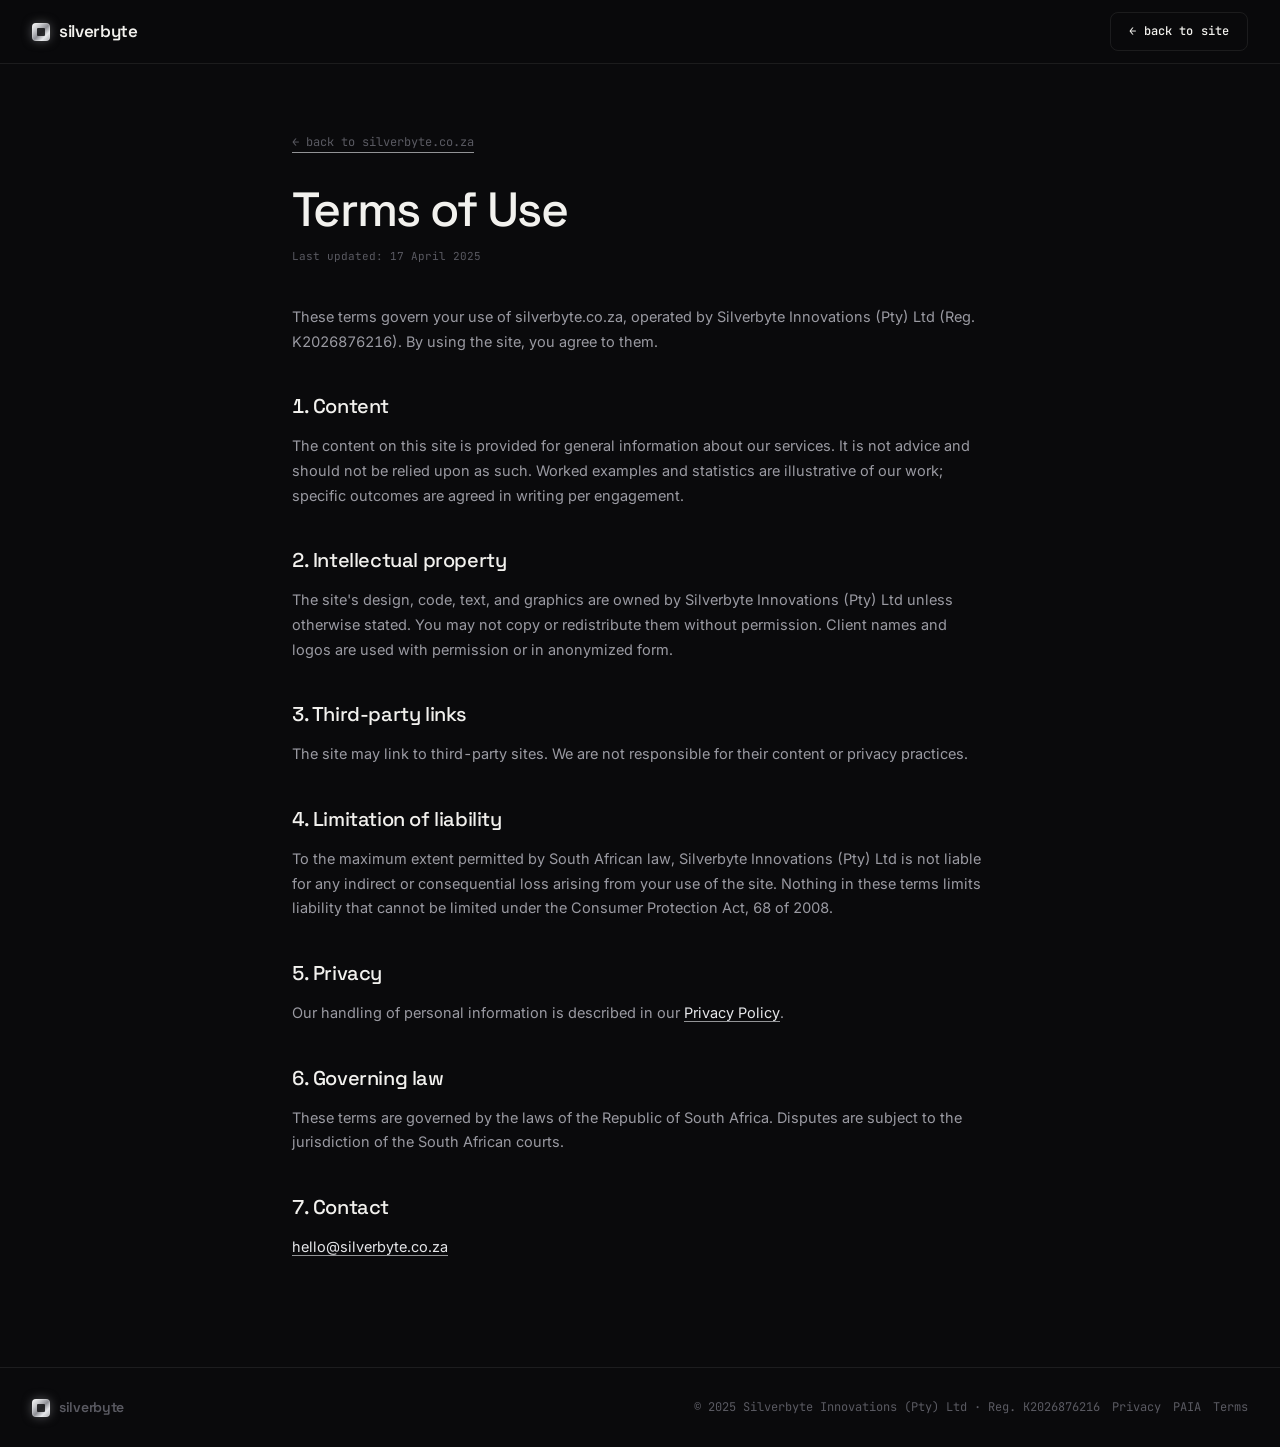
<file: SILVERBYTE2/terms.html>
<!-- terms.html -->
<!DOCTYPE html>
<html lang="en" data-theme="dark">
<head>
<meta charset="UTF-8">
<meta name="viewport" content="width=device-width, initial-scale=1.0">
<title>Terms of Use — Silverbyte Innovations</title>
<meta name="description" content="Terms of use for silverbyte.co.za.">
<link rel="canonical" href="https://silverbyte.co.za/terms.html">
<link rel="icon" href="/favicon.svg" type="image/svg+xml">
<link rel="preconnect" href="https://fonts.googleapis.com">
<link rel="preconnect" href="https://fonts.gstatic.com" crossorigin>
<link href="https://fonts.googleapis.com/css2?family=Space+Grotesk:wght@400;500;600&family=Inter:wght@400;500&family=JetBrains+Mono:wght@400;500&display=swap" rel="stylesheet">
<link rel="stylesheet" href="styles.css">
</head>
<body class="booted">
<nav class="nav">
  <a href="/" class="wordmark"><span class="mark"></span>silverbyte</a>
  <div class="nav-right">
    <a href="/" class="btn btn-ghost btn-mono">← back to site</a>
  </div>
</nav>

<main class="legal-page">
  <a href="/" class="back">← back to silverbyte.co.za</a>
  <h1>Terms of Use</h1>
  <span class="updated">Last updated: 17 April 2025</span>

  <p>These terms govern your use of silverbyte.co.za, operated by Silverbyte Innovations (Pty) Ltd (Reg. K2026876216). By using the site, you agree to them.</p>

  <h2>1. Content</h2>
  <p>The content on this site is provided for general information about our services. It is not advice and should not be relied upon as such. Worked examples and statistics are illustrative of our work; specific outcomes are agreed in writing per engagement.</p>

  <h2>2. Intellectual property</h2>
  <p>The site's design, code, text, and graphics are owned by Silverbyte Innovations (Pty) Ltd unless otherwise stated. You may not copy or redistribute them without permission. Client names and logos are used with permission or in anonymized form.</p>

  <h2>3. Third-party links</h2>
  <p>The site may link to third-party sites. We are not responsible for their content or privacy practices.</p>

  <h2>4. Limitation of liability</h2>
  <p>To the maximum extent permitted by South African law, Silverbyte Innovations (Pty) Ltd is not liable for any indirect or consequential loss arising from your use of the site. Nothing in these terms limits liability that cannot be limited under the Consumer Protection Act, 68 of 2008.</p>

  <h2>5. Privacy</h2>
  <p>Our handling of personal information is described in our <a href="/privacy.html">Privacy Policy</a>.</p>

  <h2>6. Governing law</h2>
  <p>These terms are governed by the laws of the Republic of South Africa. Disputes are subject to the jurisdiction of the South African courts.</p>

  <h2>7. Contact</h2>
  <p><a href="mailto:hello@silverbyte.co.za">hello@silverbyte.co.za</a></p>
</main>

<footer>
  <div class="footer-inner">
    <a href="/" class="wordmark" style="font-size:14px;"><span class="mark"></span>silverbyte</a>
    <div class="footer-right">
      <span class="footer-legal">
        © 2025 Silverbyte Innovations (Pty) Ltd · Reg. K2026876216
        <a href="/privacy.html">Privacy</a>
        <a href="/paia.html">PAIA</a>
        <a href="/terms.html">Terms</a>
      </span>
    </div>
  </div>
</footer>
</body>
</html>
</file>
<file: SILVERBYTE2/styles.css>
/* styles.css */

/* ============ THEME TOKENS ============ */
:root {
  --display: 'Space Grotesk', system-ui, sans-serif;
  --body: 'Inter', system-ui, sans-serif;
  --mono: 'JetBrains Mono', 'SF Mono', monospace;
  --radius: 8px;
  --hair: 1px solid var(--border);
  --nav-h: 64px;
  --max: 1320px;
  --ease: cubic-bezier(.2,.8,.2,1);
  --ease-spring: cubic-bezier(.34,1.56,.64,1);
  --theme-fade: background 0.42s var(--ease), color 0.42s var(--ease), border-color 0.42s var(--ease);
}

[data-theme="dark"] {
  --bg: #0A0A0C;
  --bg-elev: #101013;
  --bg-elev-2: #17171B;
  --border: rgba(255,255,255,0.08);
  --border-strong: rgba(255,255,255,0.16);
  --text: #F2F1EE;
  --text-dim: #9A9AA2;
  --text-faint: #5A5A62;
  --grid-line: rgba(255,255,255,0.035);
  --chrome: linear-gradient(135deg, #FBFBFC 0%, #C9CACE 28%, #8E8F95 52%, #E6E7EA 74%, #A8A9AD 100%);
  --chrome-line: rgba(230,231,234,0.62);
  --chrome-text: #E6E7EA;
  --chrome-glow: rgba(220,222,228,0.55);
  --accent-fill: var(--chrome);
  --accent-on: #0A0A0C;
  --accent-text: #E6E7EA;
  --accent-line: rgba(230,231,234,0.62);
  --accent-dim: rgba(230,231,234,0.28);
  --node-hi-fill: rgba(230,231,234,0.09);
  --nav-bg: rgba(10,10,12,0.82);
  --term-bg: #0C0C0F;
  --term-text: #C9CACE;
  --term-dim: #5A5A62;
}

[data-theme="light"] {
  --bg: #F2F0EA;
  --bg-elev: #FFFFFF;
  --bg-elev-2: #E8E6E0;
  --border: rgba(10,10,12,0.12);
  --border-strong: rgba(10,10,12,0.24);
  --text: #101013;
  --text-dim: #56565E;
  --text-faint: #8A8A92;
  --grid-line: rgba(10,10,12,0.05);
  --chrome: linear-gradient(135deg, #5C5D63 0%, #8E8F95 30%, #3A3B40 55%, #9FA0A6 78%, #4A4B50 100%);
  --chrome-line: rgba(58,59,64,0.55);
  --chrome-text: #2A2B30;
  --chrome-glow: rgba(58,59,64,0.35);
  --accent-fill: var(--chrome);
  --accent-on: #FFFFFF;
  --accent-text: #2A2B30;
  --accent-line: rgba(58,59,64,0.55);
  --accent-dim: rgba(58,59,64,0.22);
  --node-hi-fill: rgba(58,59,64,0.07);
  --nav-bg: rgba(242,240,234,0.82);
  --term-bg: #1A1B1F;
  --term-text: #C9CACE;
  --term-dim: #8A8A92;
}

* { margin: 0; padding: 0; box-sizing: border-box; }

html { scroll-behavior: smooth; }

body {
  background: var(--bg);
  color: var(--text);
  font-family: var(--body);
  font-size: 16px;
  line-height: 1.6;
  overflow-x: hidden;
  -webkit-font-smoothing: antialiased;
  transition: var(--theme-fade);
  font-variant-numeric: tabular-nums;
}

.mono, .tile-label, .step-num, .step-glyph, .diagram-title, .diagram-meta,
.hero-kicker, .spec, .code-body, .code-head, .term-body, .term-head,
.term-status, .cta-meta, .footer-inner, .rnode-num, .status-line, .ticker,
.bridge-item, .logo-mark.mono {
  font-variant-numeric: tabular-nums;
}

/* ============ BOOT SEQUENCE ============ */
body.booting { overflow: hidden; }

.boot-caret {
  position: fixed;
  top: calc(var(--nav-h) + 32px);
  left: 32px;
  z-index: 500;
  font-family: var(--mono);
  font-size: 13px;
  color: var(--text-dim);
  pointer-events: none;
  opacity: 0;
  transition: opacity 0.2s;
  display: flex;
  align-items: center;
  gap: 8px;
}
.boot-caret::after {
  content: '';
  display: inline-block;
  width: 7px; height: 14px;
  background: var(--accent-text);
  animation: blink 1.1s step-end infinite;
}
body.booting .boot-caret { opacity: 1; }
@keyframes blink { 0%,100% { opacity: 1; } 50% { opacity: 0; } }

.boot-rail {
  position: fixed;
  top: var(--nav-h);
  left: 0;
  height: 1px;
  width: 0%;
  background: var(--accent-fill);
  box-shadow: 0 0 12px var(--chrome-glow);
  z-index: 500;
  pointer-events: none;
  opacity: 0;
  transition: width 0.4s var(--ease), opacity 0.2s;
}
body.booting .boot-rail { opacity: 1; }

.hero-title .line {
  clip-path: inset(0 100% 0 0);
  transition: clip-path 0.7s var(--ease);
}
body.booted .hero-title .line,
body:not(.booting) .hero-title .line {
  clip-path: inset(0 0 0 0);
}
body.booted .hero-title .line:nth-child(2) { transition-delay: 0.12s; }

.boot-fade {
  opacity: 0;
  transform: translateY(8px);
  transition: opacity 0.5s var(--ease), transform 0.5s var(--ease);
}
body.booted .boot-fade,
body:not(.booting) .boot-fade { opacity: 1; transform: translateY(0); }

.nav { transition: var(--theme-fade), opacity 0.5s var(--ease); }

.dg-node { opacity: 0; transition: opacity 0.18s ease, transform 0.18s ease; }
body.booted .dg-node,
body:not(.booting) .dg-node { opacity: 1; }
.dg-node.boot-on { opacity: 1; }

.dg-flow {
  stroke-dasharray: 4 10;
  animation: dashMove 4.4s linear infinite;
}
.dg-line {
  stroke-dasharray: 400;
  stroke-dashoffset: 400;
  transition: stroke-dashoffset 0.5s var(--ease), stroke 0.4s, opacity 0.4s;
}
body.booted .dg-line,
body:not(.booting) .dg-line { stroke-dashoffset: 0; }

/* ============ BASE ============ */
.mono { font-family: var(--mono); }

a { color: inherit; text-decoration: none; }

/* ============ NAV ============ */
.nav {
  position: fixed;
  top: 0; left: 0; right: 0;
  z-index: 100;
  height: var(--nav-h);
  display: flex;
  align-items: center;
  justify-content: space-between;
  padding: 0 32px;
  background: var(--nav-bg);
  backdrop-filter: blur(12px);
  -webkit-backdrop-filter: blur(12px);
  border-bottom: 1px solid var(--border);
}

.wordmark {
  font-family: var(--display);
  font-weight: 600;
  font-size: 17px;
  letter-spacing: -0.02em;
  display: flex;
  align-items: center;
  gap: 9px;
}
.wordmark .mark {
  width: 18px; height: 18px;
  position: relative;
  flex-shrink: 0;
  border-radius: 4px;
  background: var(--accent-fill);
  box-shadow: inset 0 0 0 1px rgba(255,255,255,0.18), 0 0 12px -2px var(--chrome-glow);
  transition: transform 0.3s var(--ease-spring);
}
.wordmark .mark::after {
  content: '';
  position: absolute;
  inset: 5px;
  border-radius: 1px;
  background: var(--bg);
  opacity: 0.82;
  transition: transform 0.3s var(--ease-spring), border-radius 0.3s;
}
.wordmark:hover .mark { transform: rotate(45deg); }
.wordmark:hover .mark::after { transform: rotate(-45deg); border-radius: 50%; }

.nav-center { display: flex; gap: 4px; position: relative; }
.nav-center a {
  font-size: 13px;
  font-weight: 500;
  color: var(--text-dim);
  padding: 8px 14px;
  border-radius: 6px;
  position: relative;
  z-index: 2;
  transition: color 0.2s;
}
.nav-center a:hover { color: var(--text); }
.nav-center a.active { color: var(--text); }
.nav-indicator {
  position: absolute;
  bottom: 2px;
  height: 1.5px;
  border-radius: 2px;
  background: var(--accent-fill);
  box-shadow: 0 0 8px var(--chrome-glow);
  transition: left 0.4s var(--ease), width 0.4s var(--ease), opacity 0.3s;
  opacity: 0;
  z-index: 1;
}

.nav-right { display: flex; align-items: center; gap: 10px; }

.theme-toggle {
  width: 34px; height: 34px;
  display: grid;
  place-items: center;
  background: transparent;
  border: 1px solid var(--border);
  border-radius: 6px;
  color: var(--text-dim);
  cursor: pointer;
  position: relative;
  overflow: hidden;
  transition: color 0.2s, border-color 0.2s, background 0.2s;
}
.theme-toggle:hover { color: var(--text); border-color: var(--border-strong); background: var(--bg-elev-2); }
.theme-toggle svg { width: 15px; height: 15px; display: block; position: relative; z-index: 2; }
[data-theme="dark"] .icon-sun { display: block; }
[data-theme="dark"] .icon-moon { display: none; }
[data-theme="light"] .icon-sun { display: none; }
[data-theme="light"] .icon-moon { display: block; }

.theme-sweep {
  position: fixed;
  inset: 0;
  z-index: 9999;
  pointer-events: none;
  background: var(--bg);
  opacity: 0;
}

.btn {
  display: inline-flex;
  align-items: center;
  gap: 8px;
  padding: 9px 18px;
  border-radius: var(--radius);
  font-size: 13px;
  font-weight: 500;
  font-family: var(--body);
  cursor: pointer;
  border: 1px solid transparent;
  transition: border-color 0.2s, color 0.2s, transform 0.15s, box-shadow 0.3s;
  white-space: nowrap;
  position: relative;
  overflow: hidden;
}
.btn:active { transform: translateY(1px); }

.btn-ghost {
  background: transparent;
  border-color: var(--border);
  color: var(--text);
}
.btn-ghost:hover { border-color: var(--border-strong); background: var(--bg-elev-2); }

.btn-chrome {
  background: var(--accent-fill);
  color: var(--accent-on);
  font-weight: 600;
  box-shadow: inset 0 1px 0 rgba(255,255,255,0.35), inset 0 -1px 0 rgba(0,0,0,0.15), 0 4px 18px -6px var(--chrome-glow);
  will-change: transform;
}
.btn-chrome:hover {
  box-shadow: inset 0 1px 0 rgba(255,255,255,0.5), inset 0 -1px 0 rgba(0,0,0,0.2), 0 8px 26px -6px var(--chrome-glow);
}
.btn-chrome::before {
  content: '';
  position: absolute;
  inset: 0;
  background: linear-gradient(115deg, transparent 30%, rgba(255,255,255,0.45) 48%, rgba(255,255,255,0.15) 52%, transparent 70%);
  transform: translateX(-120%);
  animation: shimmer 6.5s ease-in-out infinite;
  pointer-events: none;
}
@keyframes shimmer {
  0%, 60% { transform: translateX(-120%); }
  80%, 100% { transform: translateX(120%); }
}

.btn-mono { font-family: var(--mono); font-size: 12px; letter-spacing: 0.01em; }

/* ============ HERO ============ */
.hero {
  position: relative;
  z-index: 1;
  padding: calc(var(--nav-h) + 80px) 32px 80px;
  max-width: var(--max);
  margin: 0 auto;
}

.hero-top {
  display: flex;
  justify-content: space-between;
  align-items: flex-start;
  gap: 48px;
  flex-wrap: wrap;
  margin-bottom: 64px;
}

.hero-kicker {
  font-family: var(--mono);
  font-size: 12px;
  letter-spacing: 0.02em;
  color: var(--text-faint);
  display: flex;
  align-items: center;
  gap: 10px;
  margin-bottom: 28px;
}
.hero-kicker .bracket {
  background: var(--accent-fill);
  -webkit-background-clip: text;
  background-clip: text;
  -webkit-text-fill-color: transparent;
  font-weight: 600;
}

.hero-title {
  font-family: var(--display);
  font-weight: 500;
  font-size: clamp(3.6rem, 11.5vw, 11rem);
  line-height: 0.88;
  letter-spacing: -0.045em;
  color: var(--text);
  max-width: 12ch;
  overflow: hidden;
}
.hero-title .line { display: block; }
.hero-title .line-dim { color: var(--text-dim); }

.hero-side {
  max-width: 340px;
  padding-top: 12px;
  flex-shrink: 0;
}
.hero-side p {
  font-size: 15px;
  color: var(--text-dim);
  line-height: 1.6;
  margin-bottom: 24px;
}
.hero-side .spec {
  font-family: var(--mono);
  font-size: 11.5px;
  color: var(--text-faint);
  display: flex;
  flex-direction: column;
  gap: 6px;
  border-left: 1px solid var(--border);
  padding-left: 14px;
  margin-bottom: 28px;
}
.hero-side .spec span { display: flex; gap: 8px; }
.hero-side .spec b { color: var(--text-dim); font-weight: 500; min-width: 74px; }
.hero-actions { display: flex; gap: 10px; flex-wrap: wrap; }

/* ============ SYSTEM DIAGRAM ============ */
.diagram-wrap {
  border: var(--hair);
  border-radius: var(--radius);
  background: var(--bg-elev);
  padding: 28px 24px 18px;
  position: relative;
  overflow: hidden;
  transition: var(--theme-fade);
}
.diagram-head {
  display: flex;
  justify-content: space-between;
  align-items: center;
  gap: 16px;
  flex-wrap: wrap;
  margin-bottom: 8px;
  padding: 0 4px;
}
.diagram-title {
  font-family: var(--mono);
  font-size: 12px;
  color: var(--text-dim);
  display: flex;
  align-items: center;
  gap: 8px;
}
.diagram-title .live {
  width: 7px; height: 7px;
  border-radius: 50%;
  background: var(--accent-fill);
  box-shadow: 0 0 8px var(--chrome-glow);
  animation: pulse 2.4s ease-in-out infinite;
}
.diagram-title .focus-badge {
  font-family: var(--mono);
  font-size: 10px;
  color: var(--accent-text);
  border: 1px solid var(--accent-line);
  border-radius: 3px;
  padding: 1px 6px;
  margin-left: 6px;
  opacity: 0;
  transition: opacity 0.3s;
}
.diagram-title .focus-badge.on { opacity: 1; }
@keyframes pulse { 0%,100% { opacity: 1; } 50% { opacity: 0.35; } }

.diagram-meta {
  font-family: var(--mono);
  font-size: 11px;
  color: var(--text-faint);
  display: flex;
  gap: 18px;
  flex-wrap: wrap;
}
.diagram-meta span b { color: var(--text-dim); font-weight: 500; }

.diagram-stage {
  position: relative;
  transition: transform 0.4s var(--ease);
  will-change: transform;
}

.diagram-svg {
  width: 100%;
  height: auto;
  display: block;
  overflow: visible;
}

.dg-line { stroke: var(--border-strong); stroke-width: 1; fill: none; }
.dg-flow {
  stroke: var(--accent-line);
  stroke-width: 1.4;
  fill: none;
  stroke-dasharray: 4 10;
  opacity: 0.9;
  transition: stroke 0.4s, opacity 0.4s, stroke-width 0.3s;
}
.dg-flow.slow { animation-duration: 6.2s; }
.dg-flow.rev { animation-direction: reverse; }
@keyframes dashMove { to { stroke-dashoffset: -56; } }

.dg-node-rect { fill: var(--bg-elev-2); stroke: var(--border); stroke-width: 1; transition: fill 0.4s, stroke 0.4s, filter 0.3s; }
.dg-node-rect.hi { stroke: var(--accent-line); fill: var(--node-hi-fill); }
.dg-node-title { font-family: 'Space Grotesk', sans-serif; font-weight: 600; font-size: 13px; fill: var(--text); transition: fill 0.4s; }
.dg-node-sub { font-family: 'JetBrains Mono', monospace; font-size: 9.5px; fill: var(--text-faint); letter-spacing: 0.02em; transition: fill 0.4s; }
.dg-node-num { font-family: 'JetBrains Mono', monospace; font-size: 10px; fill: var(--accent-text); font-weight: 600; transition: fill 0.4s; }
.dg-label { font-family: 'JetBrains Mono', monospace; font-size: 10px; fill: var(--text-faint); letter-spacing: 0.02em; transition: fill 0.4s; }

.dg-node { cursor: pointer; outline: none; }
.dg-node:hover .dg-node-rect { stroke: var(--accent-line); filter: drop-shadow(0 0 8px var(--chrome-glow)); }
.dg-node:focus-visible .dg-node-rect {
  stroke: var(--accent-line);
  stroke-width: 2;
  filter: drop-shadow(0 0 10px var(--chrome-glow));
}
.dg-node:focus-visible .dg-node-title { fill: var(--accent-text); }

.packet { fill: var(--accent-text); filter: drop-shadow(0 0 4px var(--chrome-glow)); }

.diagram-stage[data-hovering="true"] .dg-flow { opacity: 0.18; }
.diagram-stage[data-hovering="true"] .dg-line { opacity: 0.35; }
.diagram-stage[data-hovering="true"] .dg-flow.active { opacity: 1; stroke-width: 2; }
.diagram-stage[data-hovering="true"] .dg-line.active { opacity: 0.9; }
.diagram-stage[data-hovering="true"] .dg-node { opacity: 0.4; }
.diagram-stage[data-hovering="true"] .dg-node.active { opacity: 1; }

.diagram-stage[data-focused="true"] .dg-flow { opacity: 0.15; }
.diagram-stage[data-focused="true"] .dg-line { opacity: 0.3; }
.diagram-stage[data-focused="true"] .dg-flow.focus-active { opacity: 1; stroke-width: 2; }
.diagram-stage[data-focused="true"] .dg-line.focus-active { opacity: 0.9; }
.diagram-stage[data-focused="true"] .dg-node { opacity: 0.35; }
.diagram-stage[data-focused="true"] .dg-node.focus-active { opacity: 1; }
.diagram-stage[data-focused="true"] .dg-node.focus-active .dg-node-rect {
  stroke: var(--accent-line);
  filter: drop-shadow(0 0 12px var(--chrome-glow));
}

.callout {
  position: absolute;
  font-family: var(--mono);
  font-size: 11px;
  line-height: 1.4;
  pointer-events: none;
  color: var(--text-dim);
}
.callout .co-num { display: block; font-family: var(--display); font-weight: 600; font-size: 15px; letter-spacing: -0.02em; color: var(--text); margin-bottom: 1px; }
.callout .co-label { color: var(--text-faint); font-size: 10px; letter-spacing: 0.02em; }
.callout::before { content: ''; position: absolute; width: 28px; height: 1px; background: var(--accent-line); top: 9px; opacity: 0.6; }
.callout::after { content: ''; position: absolute; width: 5px; height: 5px; border-radius: 50%; background: var(--accent-text); top: 7px; box-shadow: 0 0 6px var(--chrome-glow); }
.callout.c1 { top: 26%; left: 2%; text-align: right; }
.callout.c1::before { right: -28px; }
.callout.c1::after { right: -31px; }
.callout.c2 { bottom: 20%; right: 2%; text-align: left; }
.callout.c2::before { left: -28px; }
.callout.c2::after { left: -31px; }

/* ============ LOGO STRIP ============ */
.logos {
  position: relative;
  z-index: 1;
  border-top: var(--hair);
  border-bottom: var(--hair);
  padding: 40px 32px;
  background: var(--bg);
  transition: var(--theme-fade);
}
.logos-inner { max-width: var(--max); margin: 0 auto; display: flex; align-items: center; gap: 48px; flex-wrap: wrap; }
.logos-label { font-family: var(--mono); font-size: 11px; letter-spacing: 0.06em; text-transform: uppercase; color: var(--text-faint); flex-shrink: 0; }
.logo-row { display: flex; gap: clamp(28px, 4.5vw, 64px); flex-wrap: wrap; align-items: center; flex: 1; justify-content: flex-end; }
.logo-mark { font-family: var(--display); font-weight: 600; font-size: 16px; letter-spacing: -0.02em; color: var(--text-faint); opacity: 0.75; transition: opacity 0.25s, color 0.25s; white-space: nowrap; }
.logo-mark:hover { opacity: 1; color: var(--text-dim); }
.logo-mark.serif { font-family: Georgia, serif; font-weight: 500; font-style: italic; letter-spacing: 0; }
.logo-mark.mono { font-family: var(--mono); font-weight: 500; letter-spacing: 0.06em; font-size: 13px; }

/* ============ SECTION ============ */
.section {
  position: relative;
  z-index: 1;
  padding: 100px 32px;
  max-width: var(--max);
  margin: 0 auto;
}
.section-head { display: flex; justify-content: space-between; align-items: flex-end; gap: 40px; flex-wrap: wrap; margin-bottom: 48px; }
.section-kicker { font-family: var(--mono); font-size: 11px; letter-spacing: 0.06em; text-transform: uppercase; color: var(--text-faint); display: block; margin-bottom: 14px; }
.section-title { font-family: var(--display); font-weight: 500; font-size: clamp(1.9rem, 3.6vw, 3.1rem); letter-spacing: -0.035em; line-height: 1.02; max-width: 16ch; }
.section-desc { font-size: 14.5px; color: var(--text-dim); max-width: 40ch; line-height: 1.6; }

/* ============ BENTO ============ */
.bento { display: grid; grid-template-columns: repeat(3, 1fr); grid-auto-rows: minmax(160px, auto); gap: 14px; }

.tile {
  border: var(--hair);
  border-radius: var(--radius);
  background: var(--bg-elev);
  padding: 26px;
  position: relative;
  overflow: hidden;
  transition: border-color 0.25s, background 0.42s var(--ease), transform 0.3s var(--ease), opacity 0.5s var(--ease);
}
.tile:hover { border-color: var(--border-strong); }

.reveal { opacity: 0; transform: translateY(14px); transition: opacity 0.6s var(--ease), transform 0.6s var(--ease); }
.reveal.in { opacity: 1; transform: translateY(0); }

.reveal.slide-left { transform: translateX(-24px); }
.reveal.slide-left.in { transform: translateX(0); }
.reveal.terminal-boot { opacity: 0; }
.reveal.terminal-boot.in { opacity: 1; animation: termBoot 0.6s steps(3) 0s 1; }
@keyframes termBoot {
  0% { filter: brightness(2.2); }
  40% { filter: brightness(0.6); }
  70% { filter: brightness(1.6); }
  100% { filter: brightness(1); }
}

.tile-label { font-family: var(--mono); font-size: 10.5px; letter-spacing: 0.05em; text-transform: uppercase; color: var(--text-faint); margin-bottom: 16px; display: flex; align-items: center; gap: 8px; }
.tile-label .dot { width: 6px; height: 6px; border-radius: 1px; background: var(--accent-fill); box-shadow: 0 0 6px var(--chrome-glow); }

.tile h3 { font-family: var(--display); font-weight: 500; font-size: 1.2rem; letter-spacing: -0.02em; line-height: 1.2; margin-bottom: 10px; }
.tile p { font-size: 13.5px; color: var(--text-dim); line-height: 1.55; }

.tile-wide { grid-column: span 2; grid-row: span 2; display: flex; flex-direction: column; }
.tile-wide h3 { font-size: 1.7rem; max-width: 20ch; margin-bottom: 16px; }
.tile-wide p { font-size: 14px; max-width: 52ch; }
.tile-wide p + p { margin-top: 12px; }

.flow-chips { display: flex; flex-wrap: wrap; gap: 6px; margin-top: auto; padding-top: 22px; }
.chip { font-family: var(--mono); font-size: 11px; padding: 5px 10px; border-radius: 4px; border: 1px solid var(--border); color: var(--text-dim); background: var(--bg-elev-2); white-space: nowrap; transition: border-color 0.25s, color 0.25s; }
.chip.chrome { border-color: var(--accent-line); color: var(--accent-text); }

.tile-code { grid-column: span 2; grid-row: span 1; padding: 0; display: flex; flex-direction: column; }
.code-head { display: flex; align-items: center; gap: 8px; padding: 12px 18px; border-bottom: var(--hair); font-family: var(--mono); font-size: 11px; color: var(--text-faint); }
.code-head .dots { display: flex; gap: 5px; }
.code-head .dots i { width: 9px; height: 9px; border-radius: 50%; display: block; background: var(--border-strong); }
.code-head .dots i:nth-child(1) { background: #FF5F57; }
.code-head .dots i:nth-child(2) { background: #FEBC2E; }
.code-head .dots i:nth-child(3) { background: #28C840; }
.code-head .file { margin-left: 8px; color: var(--text-dim); }

.code-body { padding: 18px; font-family: var(--mono); font-size: 12px; line-height: 1.7; overflow-x: auto; flex: 1; color: var(--text-dim); }
.code-body .ln { display: block; white-space: pre; padding: 0 6px; margin: 0 -6px; border-radius: 3px; transition: background 0.15s, color 0.15s; }
.code-body .ln:hover { background: var(--bg-elev-2); color: var(--text); }
.code-body .kw { color: var(--accent-text); }
.code-body .str { color: var(--text); }
.code-body .cm { color: var(--text-faint); }
.code-body .fn { color: var(--text); }
.code-body .num { color: var(--accent-text); }

.tile-mini-diagram { grid-column: span 1; grid-row: span 1; display: flex; flex-direction: column; align-items: center; justify-content: center; padding: 20px; background: var(--bg-elev-2); }
.mini-svg { width: 100%; height: auto; max-height: 130px; display: block; }
.tile-mini-diagram p { text-align: center; font-size: 11.5px; color: var(--text-faint); margin-top: 10px; font-family: var(--mono); }

.tile-stat { grid-column: span 1; display: flex; flex-direction: column; justify-content: space-between; }
.tile-stat .big { font-family: var(--display); font-weight: 600; font-size: 2.8rem; letter-spacing: -0.05em; line-height: 1; margin-bottom: 8px; background: var(--accent-fill); -webkit-background-clip: text; background-clip: text; -webkit-text-fill-color: transparent; }
.tile-stat .big .unit { font-size: 1.4rem; }
.tile-stat p { font-size: 12.5px; }

.tile-status { grid-column: span 1; display: flex; flex-direction: column; justify-content: space-between; }
.status-line { display: flex; align-items: center; gap: 8px; font-family: var(--mono); font-size: 11px; color: var(--text-dim); margin-top: 14px; }
.status-line .live { width: 6px; height: 6px; border-radius: 50%; background: #4ADE80; box-shadow: 0 0 8px rgba(74,222,128,0.7); animation: pulse 2.4s ease-in-out infinite; }
.ticker { font-family: var(--mono); font-size: 11px; color: var(--text-faint); margin-top: 8px; }
.ticker b { color: var(--text-dim); font-weight: 500; }

/* ============ BRIDGE STRIP ============ */
.bridge {
  position: relative;
  z-index: 1;
  border-top: var(--hair);
  border-bottom: var(--hair);
  background: var(--bg);
  padding: 20px 0;
  overflow: hidden;
  transition: var(--theme-fade);
  mask-image: linear-gradient(90deg, transparent, black 8%, black 92%, transparent);
  -webkit-mask-image: linear-gradient(90deg, transparent, black 8%, black 92%, transparent);
}
.bridge-track {
  display: flex;
  gap: 0;
  white-space: nowrap;
  animation: bridgeScroll 38s linear infinite;
  width: max-content;
}
.bridge-track:hover { animation-play-state: paused; }
@keyframes bridgeScroll { to { transform: translateX(-50%); } }
.bridge-item {
  font-family: var(--mono);
  font-size: 12px;
  color: var(--text-faint);
  padding: 0 28px;
  display: inline-flex;
  align-items: center;
  gap: 14px;
  letter-spacing: 0.02em;
}
.bridge-item .arrow { color: var(--accent-text); font-size: 13px; }
.bridge-item .b-dot { width: 5px; height: 5px; border-radius: 50%; background: var(--accent-line); box-shadow: 0 0 6px var(--chrome-glow); flex-shrink: 0; }

/* ============ RUNBOOK ============ */
.runbook {
  position: relative;
  z-index: 1;
  border-top: var(--hair);
  background: var(--bg);
  transition: var(--theme-fade);
  overflow: hidden;
}
.runbook-inner { max-width: var(--max); margin: 0 auto; padding: 100px 32px 90px; }

.runbook-head { margin-bottom: 64px; display: flex; justify-content: space-between; align-items: flex-end; gap: 40px; flex-wrap: wrap; }
.runbook-head h2 { font-family: var(--display); font-weight: 500; font-size: clamp(1.9rem, 3.6vw, 3.1rem); letter-spacing: -0.035em; line-height: 1.02; max-width: 14ch; }
.runbook-head .rh-meta { font-family: var(--mono); font-size: 11px; color: var(--text-faint); text-align: right; display: flex; flex-direction: column; gap: 4px; }
.runbook-head .rh-meta b { color: var(--text-dim); font-weight: 500; }

.timeline {
  display: grid;
  grid-template-columns: 1.55fr 1fr;
  gap: 48px;
  align-items: start;
}

.rail-wrap { position: relative; padding-top: 16px; }
.rail {
  position: absolute;
  top: 42px;
  left: 0;
  right: 0;
  height: 1px;
  background: var(--border-strong);
  z-index: 0;
}
.rail-fill {
  position: absolute;
  top: 0; left: 0;
  height: 1px;
  width: 0%;
  background: var(--accent-fill);
  box-shadow: 0 0 10px var(--chrome-glow);
  transition: width 0.4s var(--ease);
}

.rail-nodes {
  display: grid;
  grid-template-columns: repeat(4, 1fr);
  gap: 0;
  position: relative;
  z-index: 2;
}

.rnode { display: flex; flex-direction: column; align-items: flex-start; padding-right: 16px; position: relative; }
.rnode-dot {
  width: 13px; height: 13px;
  border-radius: 50%;
  border: 1.5px solid var(--border-strong);
  background: var(--bg);
  margin-bottom: 22px;
  margin-top: 35px;
  position: relative;
  z-index: 2;
  transition: border-color 0.35s, box-shadow 0.35s, background 0.35s;
}
.rnode.active .rnode-dot {
  border-color: var(--accent-line);
  background: var(--accent-fill);
  box-shadow: 0 0 0 4px var(--node-hi-fill), 0 0 16px var(--chrome-glow);
}
.rnode.past .rnode-dot { border-color: var(--accent-line); background: var(--bg); }

.rnode-num { font-family: var(--mono); font-size: 10.5px; color: var(--text-faint); letter-spacing: 0.04em; margin-bottom: 8px; transition: color 0.35s; }
.rnode.active .rnode-num { color: var(--accent-text); }

.rnode h4 { font-family: var(--display); font-weight: 500; font-size: 1.1rem; letter-spacing: -0.02em; margin-bottom: 8px; color: var(--text-dim); transition: color 0.35s; }
.rnode.active h4, .rnode.past h4 { color: var(--text); }

.rnode p { font-size: 12.5px; color: var(--text-faint); line-height: 1.55; max-width: 22ch; transition: color 0.35s; }
.rnode.active p { color: var(--text-dim); }

/* Terminal */
.run-terminal {
  border: var(--hair);
  border-radius: var(--radius);
  background: var(--term-bg);
  overflow: hidden;
  position: sticky;
  top: calc(var(--nav-h) + 24px);
  transition: var(--theme-fade);
  box-shadow: 0 20px 60px -30px rgba(0,0,0,0.6);
}
.term-head {
  display: flex;
  align-items: center;
  gap: 8px;
  padding: 11px 16px;
  border-bottom: 1px solid rgba(255,255,255,0.06);
  font-family: var(--mono);
  font-size: 11px;
  color: var(--term-dim);
}
.term-head .dots { display: flex; gap: 5px; }
.term-head .dots i { width: 8px; height: 8px; border-radius: 50%; display: block; }
.term-head .dots i:nth-child(1) { background: #FF5F57; }
.term-head .dots i:nth-child(2) { background: #FEBC2E; }
.term-head .dots i:nth-child(3) { background: #28C840; }
.term-head .file { margin-left: 8px; }
.term-head .term-live { margin-left: auto; display: inline-flex; align-items: center; gap: 6px; color: #4ADE80; font-size: 10px; }
.term-head .term-live .dot { width: 5px; height: 5px; border-radius: 50%; background: #4ADE80; box-shadow: 0 0 6px rgba(74,222,128,0.8); animation: pulse 2s ease-in-out infinite; }
.term-head .term-rerun {
  margin-left: 10px;
  display: inline-flex;
  align-items: center;
  gap: 4px;
  font-family: var(--mono);
  font-size: 10px;
  color: var(--term-dim);
  background: transparent;
  border: 1px solid rgba(255,255,255,0.08);
  border-radius: 3px;
  padding: 2px 7px;
  cursor: pointer;
  transition: color 0.2s, border-color 0.2s, background 0.2s, opacity 0.3s;
  opacity: 0;
  pointer-events: none;
}
.term-head .term-rerun.available {
  opacity: 1;
  pointer-events: auto;
}
.term-head .term-rerun:hover {
  color: var(--term-text);
  border-color: rgba(255,255,255,0.2);
  background: rgba(255,255,255,0.04);
}
.term-head .term-rerun .rr-icon {
  display: inline-block;
  transition: transform 0.5s var(--ease);
}
.term-head .term-rerun.spinning .rr-icon {
  transform: rotate(360deg);
}

.term-body {
  padding: 16px 18px 20px;
  font-family: var(--mono);
  font-size: 11.5px;
  line-height: 1.85;
  color: var(--term-text);
  min-height: 280px;
  max-height: 340px;
  overflow-y: auto;
  scrollbar-width: thin;
  scrollbar-color: rgba(255,255,255,0.15) transparent;
}
.term-body::-webkit-scrollbar { width: 6px; }
.term-body::-webkit-scrollbar-thumb { background: rgba(255,255,255,0.15); border-radius: 3px; }

.term-line { display: flex; gap: 10px; opacity: 0; transform: translateY(4px); transition: opacity 0.4s var(--ease), transform 0.4s var(--ease); }
.term-line.show { opacity: 1; transform: translateY(0); }
.term-line .t-time { color: var(--term-dim); flex-shrink: 0; }
.term-line .t-arrow { color: #8A8F98; flex-shrink: 0; }
.term-line .t-text { color: var(--term-text); }
.term-line.active .t-text { color: #fff; }
.term-line.active .t-arrow { color: var(--accent-text); }
.term-line.done .t-text { color: var(--term-dim); }
.term-line .t-ok { color: #4ADE80; }
.term-line .t-warn { color: #FEBC2E; }
.term-cursor { display: inline-block; width: 7px; height: 13px; background: var(--accent-text); vertical-align: text-bottom; animation: blink 1.1s step-end infinite; margin-left: 2px; }

.term-status {
  border-top: 1px solid rgba(255,255,255,0.06);
  padding: 10px 16px;
  font-family: var(--mono);
  font-size: 10.5px;
  color: var(--term-dim);
  display: flex;
  justify-content: space-between;
  align-items: center;
}
.term-status .progress { display: flex; align-items: center; gap: 8px; }
.term-status .bar { width: 100px; height: 3px; border-radius: 2px; background: rgba(255,255,255,0.08); overflow: hidden; }
.term-status .bar i { display: block; height: 100%; width: 0%; background: var(--accent-fill); transition: width 0.6s var(--ease); border-radius: 2px; }
.term-status .pct { color: var(--term-text); min-width: 30px; }

/* ============ CTA ============ */
.cta {
  position: relative;
  z-index: 1;
  border-top: var(--hair);
  background: var(--bg);
  transition: var(--theme-fade);
  overflow: hidden;
}
.cta-inner {
  max-width: var(--max);
  margin: 0 auto;
  padding: 100px 32px 90px;
  display: grid;
  grid-template-columns: 1fr 1fr;
  gap: 56px;
  align-items: center;
}

.cta-left h2 { font-family: var(--display); font-weight: 500; font-size: clamp(2.1rem, 4.4vw, 4rem); letter-spacing: -0.04em; line-height: 0.98; margin-bottom: 22px; }
.cta-left h2 .dim { color: var(--text-dim); }
.cta-left p { font-size: 15px; color: var(--text-dim); max-width: 42ch; line-height: 1.6; margin-bottom: 30px; }
.cta-actions { display: flex; gap: 10px; flex-wrap: wrap; margin-bottom: 32px; }
.cta-meta { font-family: var(--mono); font-size: 12px; display: flex; flex-direction: column; gap: 12px; border-top: 1px solid var(--border); padding-top: 24px; }
.cta-meta .row { display: flex; gap: 12px; }
.cta-meta .row .k { color: var(--text-faint); min-width: 64px; }
.cta-meta .row .v { color: var(--text-dim); }
.cta-meta .row .v a:hover { color: var(--accent-text); }

/* Copy-to-clipboard email */
.copy-email {
  background: transparent;
  border: none;
  font-family: var(--mono);
  font-size: 12px;
  color: var(--text-dim);
  cursor: pointer;
  display: inline-flex;
  align-items: center;
  gap: 6px;
  padding: 0;
  position: relative;
  transition: color 0.2s;
}
.copy-email:hover { color: var(--accent-text); }
.copy-email .copy-icon {
  width: 11px; height: 11px;
  stroke: currentColor;
  fill: none;
  stroke-width: 1.6;
  opacity: 0.7;
  transition: opacity 0.2s;
}
.copy-email:hover .copy-icon { opacity: 1; }
.copy-email .copy-feedback {
  position: absolute;
  left: 100%;
  top: 50%;
  transform: translateY(-50%) translateX(8px);
  font-size: 10px;
  color: #4ADE80;
  white-space: nowrap;
  opacity: 0;
  pointer-events: none;
  transition: opacity 0.25s, transform 0.25s;
}
.copy-email.copied .copy-feedback {
  opacity: 1;
  transform: translateY(-50%) translateX(8px);
}

.cta-diagram {
  border: var(--hair);
  border-radius: var(--radius);
  background: var(--bg-elev);
  padding: 22px 18px 14px;
  position: relative;
  overflow: hidden;
  transition: var(--theme-fade);
}
.cta-diagram-head {
  display: flex;
  justify-content: space-between;
  align-items: center;
  font-family: var(--mono);
  font-size: 10.5px;
  color: var(--text-faint);
  margin-bottom: 6px;
  padding: 0 4px;
}
.cta-diagram-head .live {
  width: 6px; height: 6px;
  border-radius: 50%;
  background: var(--accent-fill);
  box-shadow: 0 0 8px var(--chrome-glow);
  display: inline-block;
  margin-right: 6px;
  animation: pulse 2.4s ease-in-out infinite;
}
.cta-diagram svg { width: 100%; height: auto; display: block; }

.cta-diagram .dg-line,
.cta-diagram .dg-flow {
  stroke-dasharray: 400;
  stroke-dashoffset: 400;
}
.cta-diagram.in .dg-line { transition: stroke-dashoffset 0.9s var(--ease); stroke-dashoffset: 0; }
.cta-diagram.in .dg-flow { animation: none; stroke-dashoffset: 0; opacity: 0.9; transition: stroke-dashoffset 0.9s var(--ease) 0.2s, opacity 0.4s; }
.cta-diagram.in .dg-flow { animation: dashMove 4.4s linear infinite 0.9s; }

.cta-contact-node { cursor: pointer; }
.cta-contact-node .cta-node-rect { fill: var(--node-hi-fill); stroke: var(--accent-line); stroke-width: 1.5; transition: fill 0.3s, stroke 0.3s, filter 0.3s; }
.cta-contact-node:hover .cta-node-rect { fill: var(--accent-fill); filter: drop-shadow(0 0 14px var(--chrome-glow)); }
.cta-contact-node:hover .cta-node-title { fill: var(--accent-on); }
.cta-contact-node:hover .cta-node-sub { fill: var(--accent-on); opacity: 0.75; }
.cta-node-title { font-family: 'Space Grotesk', sans-serif; font-weight: 600; font-size: 13px; fill: var(--text); transition: fill 0.3s; }
.cta-node-sub { font-family: 'JetBrains Mono', monospace; font-size: 9.5px; fill: var(--text-faint); transition: fill 0.3s; }
.cta-node-hint { font-family: 'JetBrains Mono', monospace; font-size: 9px; fill: var(--accent-text); letter-spacing: 0.02em; }

/* ============ FOOTER ============ */
footer { position: relative; z-index: 1; border-top: var(--hair); background: var(--bg); transition: var(--theme-fade); }
.footer-inner { max-width: var(--max); margin: 0 auto; padding: 28px 32px; display: flex; justify-content: space-between; align-items: center; flex-wrap: wrap; gap: 16px; font-size: 12px; color: var(--text-faint); font-family: var(--mono); }
.footer-right { display: flex; align-items: center; gap: 20px; flex-wrap: wrap; }
.footer-clock {
  display: inline-flex;
  align-items: center;
  gap: 6px;
}
.footer-clock .clock-dot {
  width: 5px; height: 5px; border-radius: 50%;
  background: #4ADE80;
  box-shadow: 0 0 6px rgba(74,222,128,0.7);
  animation: pulse 2.4s ease-in-out infinite;
}
.footer-clock b { color: var(--text-dim); font-weight: 500; }

.hairline-chrome {
  height: 1px;
  background: linear-gradient(90deg, transparent, var(--accent-line) 20%, var(--accent-line) 50%, transparent 90%);
  opacity: 0.5;
  position: relative;
  z-index: 1;
}

/* ============ RESPONSIVE ============ */
@media (max-width: 1024px) {
  .nav-center { display: none; }
  .bento { grid-template-columns: repeat(2, 1fr); }
  .tile-wide { grid-column: span 2; grid-row: span 1; }
  .tile-code { grid-column: span 2; }
  .tile-mini-diagram, .tile-stat, .tile-status { grid-column: span 1; }
  .timeline { grid-template-columns: 1fr; gap: 36px; }
  .run-terminal { position: relative; top: 0; }
  .cta-inner { grid-template-columns: 1fr; gap: 40px; }
  .cta-diagram { order: -1; }
}

@media (max-width: 768px) {
  .nav { padding: 0 18px; }
  .hero { padding: calc(var(--nav-h) + 48px) 18px 56px; }
  .hero-top { flex-direction: column; gap: 28px; margin-bottom: 40px; }
  .hero-side { max-width: 100%; padding-top: 0; }
  .hero-title { font-size: clamp(3rem, 15vw, 6rem); }
  .diagram-wrap { padding: 18px 14px 12px; }
  .callout { display: none; }
  .logos { padding: 32px 18px; }
  .logos-inner { flex-direction: column; align-items: flex-start; gap: 20px; }
  .logo-row { justify-content: flex-start; gap: 24px; }
  .section { padding: 64px 18px; }
  .section-head { flex-direction: column; align-items: flex-start; gap: 20px; }
  .bento { grid-template-columns: 1fr; }
  .tile-wide, .tile-code, .tile-mini-diagram, .tile-stat, .tile-status { grid-column: span 1; }
  .runbook-inner { padding: 64px 18px 56px; }
  .runbook-head { flex-direction: column; align-items: flex-start; gap: 16px; margin-bottom: 44px; }
  .runbook-head .rh-meta { text-align: left; }
  .rail-nodes { grid-template-columns: 1fr; gap: 0; }
  .rnode { display: grid; grid-template-columns: 20px 1fr; grid-template-rows: auto auto auto; column-gap: 16px; padding: 0 0 26px 0; position: relative; }
  .rnode::before { content: ''; position: absolute; left: 6px; top: 16px; bottom: 0; width: 1px; background: var(--border-strong); }
  .rnode:last-child::before { display: none; }
  .rnode-dot { margin: 4px 0 0 0; grid-row: 1 / span 3; align-self: start; position: relative; z-index: 2; }
  .rnode-num { grid-column: 2; margin-bottom: 4px; }
  .rnode h4 { grid-column: 2; margin-bottom: 6px; }
  .rnode p { grid-column: 2; max-width: none; padding-bottom: 0; }
  .rail { display: none; }
  .term-body { min-height: 220px; max-height: 280px; font-size: 10.5px; }
  .cta-inner { padding: 64px 18px 56px; }
  .footer-inner { padding: 24px 18px; flex-direction: column; align-items: flex-start; }
  .footer-right { flex-direction: column; align-items: flex-start; gap: 8px; }
  .bridge-item { padding: 0 18px; font-size: 11px; }
  .boot-caret { left: 18px; top: calc(var(--nav-h) + 24px); }
}

@media (prefers-reduced-motion: reduce) {
  *, *::before, *::after {
    animation-duration: 0.01ms !important;
    animation-iteration-count: 1 !important;
    transition-duration: 0.01ms !important;
  }
  .reveal { opacity: 1; transform: none; }
  .bridge-track { animation: none; }
  .hero-title .line { clip-path: none !important; }
  .dg-node { opacity: 1 !important; }
  .dg-line { stroke-dashoffset: 0 !important; }
  .boot-caret, .boot-rail { display: none !important; }
  .btn-chrome::before { display: none; }
  body.booting { overflow: auto; }
}

/* ============ FOOTER LEGAL ============ */
.footer-legal {
  display: inline-flex;
  align-items: center;
  gap: 12px;
  flex-wrap: wrap;
}
.footer-legal a { color: var(--text-faint); transition: color 0.2s; }
.footer-legal a:hover { color: var(--text-dim); }



/* ============ LEGAL PAGES ============ */
.legal-page { max-width: 760px; margin: 0 auto; padding: calc(var(--nav-h) + 64px) 32px 96px; }
.legal-page h1 { font-family: var(--display); font-weight: 500; font-size: clamp(2rem, 4vw, 3rem); letter-spacing: -0.035em; line-height: 1.05; margin-bottom: 12px; }
.legal-page .updated { font-family: var(--mono); font-size: 11px; color: var(--text-faint); margin-bottom: 40px; display: block; }
.legal-page h2 { font-family: var(--display); font-weight: 500; font-size: 1.25rem; letter-spacing: -0.02em; margin: 36px 0 12px; }
.legal-page p, .legal-page li { font-size: 14.5px; color: var(--text-dim); line-height: 1.7; margin-bottom: 12px; }
.legal-page ul { padding-left: 20px; margin-bottom: 16px; }
.legal-page a { color: var(--accent-text); border-bottom: 1px solid var(--accent-line); }
.legal-page .back { font-family: var(--mono); font-size: 12px; color: var(--text-faint); display: inline-flex; align-items: center; gap: 6px; margin-bottom: 32px; }
.legal-page .back:hover { color: var(--text-dim); }

@media (max-width: 768px) {
  .footer-legal { flex-direction: column; align-items: flex-start; gap: 6px; }
  .legal-page { padding: calc(var(--nav-h) + 40px) 18px 72px; }
}
</file>
